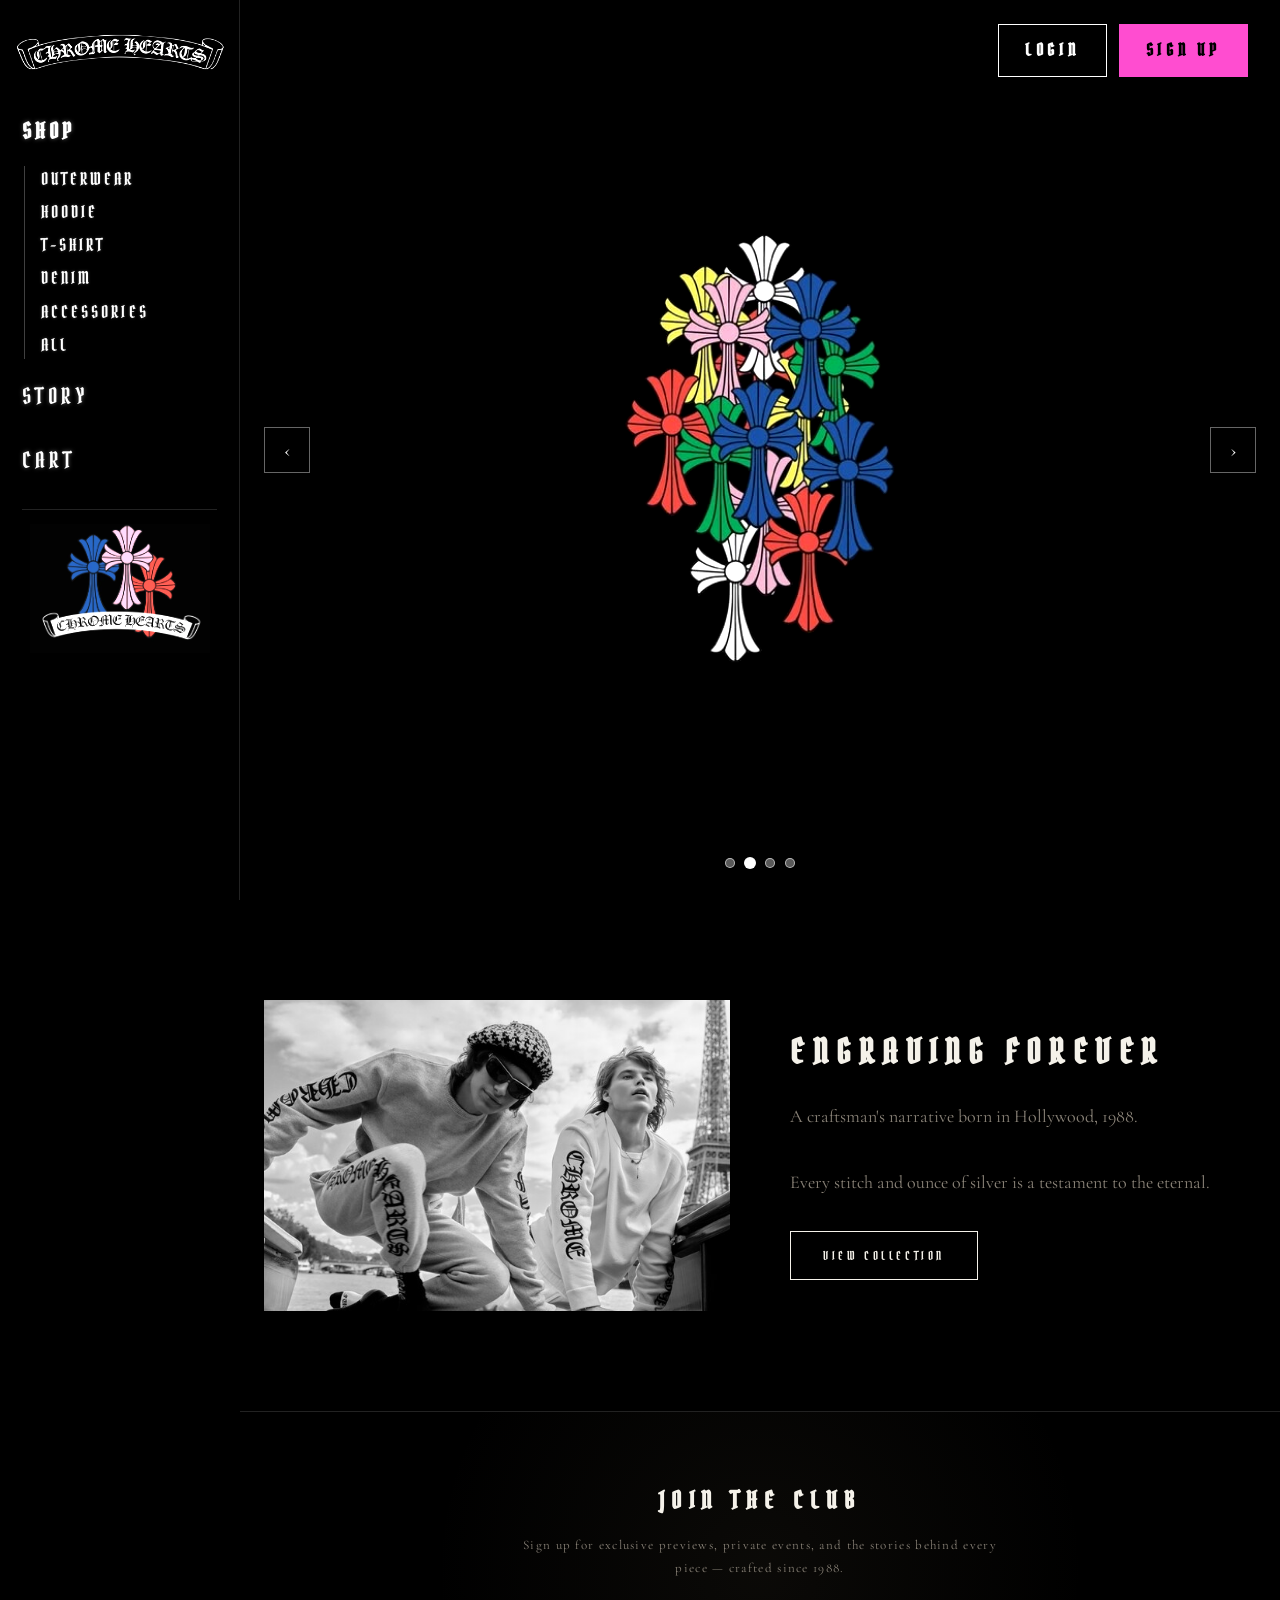
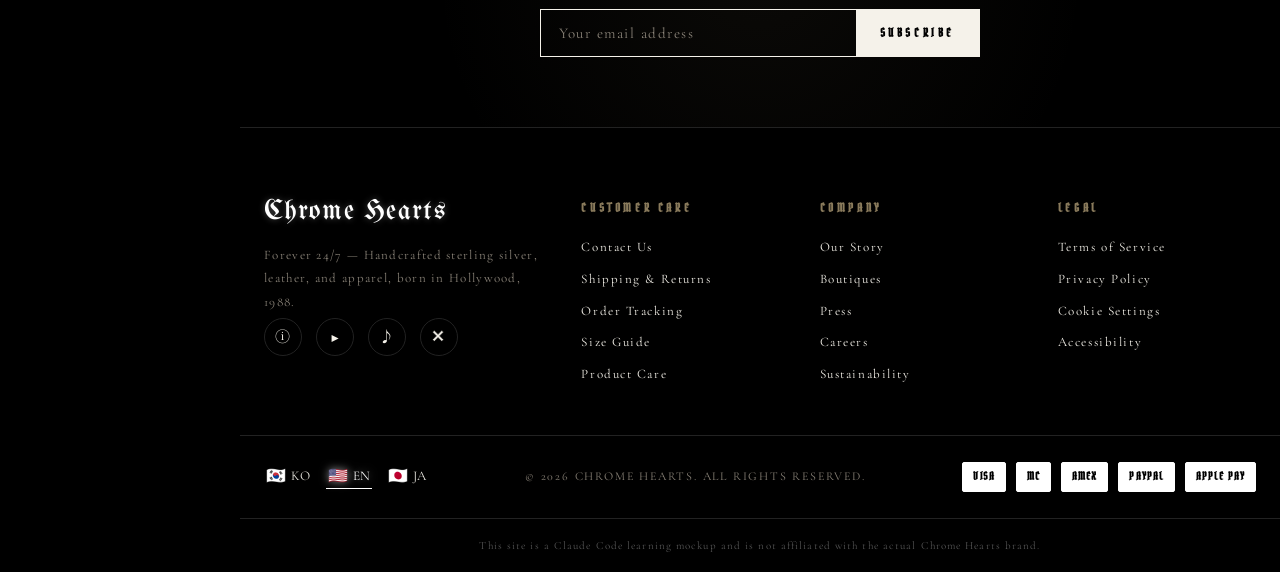
<file: index.html>
<!doctype html>
<html lang="ko">
<head>
  <meta charset="utf-8" />
  <meta name="viewport" content="width=device-width, initial-scale=1" />
  <title>Chrome Hearts — Mockup</title>
  <!-- 공통 CSS: 컬러·폰트·헤더·푸터 -->
  <link rel="stylesheet" href="css/common.css" />
  <!-- 메인 페이지 전용 CSS -->
  <link rel="stylesheet" href="css/home.css" />
</head>
<body>

<!-- 모바일 전용 탑바: 햄버거(좌) + 로고(중앙) + 카트(우).
     PC 에서는 CSS 로 숨김. 햄버거 클릭 시 .sidebar 가 왼쪽에서 슬라이드로 열림. -->
<header class="mobile-topbar">
  <button class="menu-toggle" aria-label="menu">
    <span></span><span></span><span></span>
  </button>
  <a href="index.html" class="mobile-logo"><img src="assets/logo.png" alt="Chrome Hearts" /></a>
  <a href="cart.html" class="mobile-cart" aria-label="cart">
    <img src="assets/cart-logo.png" alt="cart" />
    <span class="cart-badge" data-count="0">0</span>
  </a>
</header>

<!-- 드로어 배경 (모바일에서 사이드바가 열렸을 때 뒤를 어둡게 덮음; 클릭하면 닫힘) -->
<div class="sidebar-backdrop"></div>

<!-- 좌측 세로 사이드바: PC 에선 항상 보이고, 모바일에선 햄버거로 토글되는 드로어 -->
<aside class="sidebar">
  <a href="index.html" class="logo" aria-label="Chrome Hearts">
    <img src="assets/logo.png" alt="Chrome Hearts" />
  </a>

  <nav class="nav">
    <!-- 사이드바 네비는 언어 토글과 무관하게 항상 영어 고정 (data-i18n 미부착) -->
    <div class="nav-group">
      <a href="shop.html" class="nav-group__title">SHOP</a>
      <div class="nav-group__sub">
        <a href="shop.html?cat=outer">Outerwear</a>
        <a href="shop.html?cat=hoodie">Hoodie</a>
        <a href="shop.html?cat=tshirt">T-Shirt</a>
        <a href="shop.html?cat=denim">Denim</a>
        <a href="shop.html?cat=accessory">Accessories</a>
        <a href="shop.html?cat=all">All</a>
      </div>
    </div>
    <a href="index.html#story">Story</a>
    <a href="cart.html">Cart</a>
  </nav>

  <!-- 하단: 언어 토글 + 장바구니 뱃지 링크 -->
  <div class="sidebar-tools">
    <div class="lang-switch">
      <button data-lang="ko"><span class="flag">🇰🇷</span>KO</button>
      <button data-lang="en"><span class="flag">🇺🇸</span>EN</button>
      <button data-lang="ja"><span class="flag">🇯🇵</span>JA</button>
    </div>
    <a href="cart.html" class="cart-link" aria-label="cart">
      <span class="cart-icon">🛒</span>
      <span class="cart-label">Cart</span>
      <span class="cart-badge" data-count="0">0</span>
    </a>
  </div>
</aside>

<!-- ================================================================
     히어로 슬라이더: 풀스크린 이미지 6장을 페이드로 자동 전환
     - 좌우 화살표로 즉시 이동, 하단 도트로 현재 위치 표시/이동
     - 슬라이드 div 들은 모두 겹쳐 있고 .is-active 만 보이도록 opacity 전환
================================================================ -->
<!-- 메인 우측 상단 계정 버튼: 로그인(화이트 아웃라인) / 회원가입(핑크 필) 각기 다른 색상 포인트 -->
<div class="auth-btns">
  <a href="#" class="auth-btn auth-btn--login">Login</a>
  <a href="#" class="auth-btn auth-btn--signup">Sign Up</a>
</div>

<section class="hero" id="hero">
  <div class="hero__slides" id="heroSlides">
    <!-- 각 이미지는 620x620 고정 박스 안에 contain 되어 크기 일정하게 표시됨 -->
    <div class="hero__slide is-active"><img src="assets/hero/1.jpg" alt="" /></div>
    <div class="hero__slide"><img src="assets/hero/3.jpg" alt="" /></div>
    <div class="hero__slide"><img src="assets/hero/2.jpeg" alt="" /></div>
    <div class="hero__slide"><img src="assets/hero/4.jpg" alt="" /></div>
  </div>

  <button class="hero__nav prev" id="heroPrev" aria-label="prev">‹</button>
  <button class="hero__nav next" id="heroNext" aria-label="next">›</button>
  <div class="hero__dots" id="heroDots"></div>
</section>

<!-- 카테고리·신상품 섹션은 요청에 따라 메인에서 숨김 (shop.html 에서 접근) -->

<!-- ================================================================
     브랜드 스토리 섹션
================================================================ -->
<!-- 브랜드 스토리: 왼쪽 이미지(브랜드 룩북), 오른쪽은 검정 배경 + 카피
     섹션 전체 배경을 완전 검정(#000)으로 해서 히어로와 이질감 없이 이어지도록 -->
<section class="section story-section" id="story">
  <div class="container">
    <div class="story reveal">
      <!-- 좌측 이미지를 2장 슬라이드(페이드)로 순환 -->
      <div class="story__img" id="storySlides">
        <img src="assets/story.jpg" alt="brand story" class="is-active" />
        <img src="assets/story2.webp" alt="brand story" />
      </div>
      <div class="story__text">
        <h3 class="story__title" data-i18n="home.story_title">Engraving Forever</h3>
        <!-- 본문을 두 줄(두 문단)로 분리 — 문장 경계에서 자연스럽게 끊어 가독성 향상 -->
        <p class="story__body" data-i18n="home.story_body_1">A craftsman's narrative born in Hollywood, 1988.</p>
        <p class="story__body" data-i18n="home.story_body_2">Every stitch and ounce of silver is a testament to the eternal.</p>
        <a class="btn" href="shop.html" data-i18n="hero.cta">View Collection</a>
      </div>
    </div>
  </div>
</section>

<!-- ================================================================
     공통 푸터
================================================================ -->
<!-- ================================================================
     풋터: 럭셔리 브랜드 풀 풋터 구조
     - Newsletter → 4단 정보 → Bottom bar → Disclaimer
     - 실제 쇼핑몰 감성을 내되 학습용 고지는 마지막에 유지
================================================================ -->
<footer class="site-footer">
  <!-- 뉴스레터 가입 -->
  <div class="footer-newsletter">
    <h3>Join the Club</h3>
    <p>Sign up for exclusive previews, private events, and the stories behind every piece — crafted since 1988.</p>
    <form onsubmit="event.preventDefault(); this.querySelector('input').value=''; this.querySelector('button').textContent='✓ Subscribed';">
      <input type="email" placeholder="Your email address" required />
      <button type="submit">Subscribe</button>
    </form>
  </div>

  <!-- 메인 4단: 브랜드 · 고객 지원 · 회사 · 팔로우 -->
  <div class="footer-main">
    <div class="footer-col footer-brand">
      <div class="footer-brand__logo">Chrome Hearts</div>
      <p class="footer-brand__tag">
        Forever 24/7 — Handcrafted sterling silver, leather, and apparel, born in Hollywood, 1988.
      </p>
      <div class="footer-social" aria-label="social">
        <a href="#" aria-label="Instagram" title="Instagram">ⓘ</a>
        <a href="#" aria-label="YouTube" title="YouTube">▶</a>
        <a href="#" aria-label="TikTok" title="TikTok">♪</a>
        <a href="#" aria-label="X" title="X">✕</a>
      </div>
    </div>

    <div class="footer-col">
      <h4>Customer Care</h4>
      <ul>
        <li><a href="#">Contact Us</a></li>
        <li><a href="#">Shipping &amp; Returns</a></li>
        <li><a href="#">Order Tracking</a></li>
        <li><a href="#">Size Guide</a></li>
        <li><a href="#">Product Care</a></li>
      </ul>
    </div>

    <div class="footer-col">
      <h4>Company</h4>
      <ul>
        <li><a href="index.html#story">Our Story</a></li>
        <li><a href="#">Boutiques</a></li>
        <li><a href="#">Press</a></li>
        <li><a href="#">Careers</a></li>
        <li><a href="#">Sustainability</a></li>
      </ul>
    </div>

    <div class="footer-col">
      <h4>Legal</h4>
      <ul>
        <li><a href="#">Terms of Service</a></li>
        <li><a href="#">Privacy Policy</a></li>
        <li><a href="#">Cookie Settings</a></li>
        <li><a href="#">Accessibility</a></li>
      </ul>
    </div>
  </div>

  <!-- 하단 바: 저작권 · 결제수단 · 지역 -->
  <div class="footer-bottom">
    <!-- 모바일 전용 언어 토글 (PC 에서는 CSS 로 숨김) -->
    <div class="lang-switch lang-switch--footer">
      <button data-lang="ko"><span class="flag">🇰🇷</span>KO</button>
      <button data-lang="en"><span class="flag">🇺🇸</span>EN</button>
      <button data-lang="ja"><span class="flag">🇯🇵</span>JA</button>
    </div>
    <div>© 2026 CHROME HEARTS. ALL RIGHTS RESERVED.</div>
    <div class="footer-bottom__payments" aria-label="payments">
      <span>VISA</span>
      <span>MC</span>
      <span>AMEX</span>
      <span>PAYPAL</span>
      <span>APPLE&nbsp;PAY</span>
    </div>
  </div>

  <!-- 학습용 고지 (맨 아래 작은 줄) -->
  <div class="footer-disclaimer" data-i18n="footer.disclaimer">This site is a Claude Code learning mockup and is not affiliated with the actual Chrome Hearts brand.</div>
</footer>

<!-- ================================================================
     스크립트
     - 순서 주의: i18n → products → cart → main
     - 신상품 렌더링은 페이지 하단에서 직접 처리
================================================================ -->
<script src="js/i18n.js"></script>
<script src="js/products.js"></script>
<script src="js/cart.js"></script>
<script src="js/main.js"></script>
<script>
  /* 히어로 슬라이더: 이미지 .is-active 클래스 토글 + 자동 4.5초 전환 */
  (function initHeroSlider() {
    const slides = document.querySelectorAll('#heroSlides .hero__slide');
    const dotsBox = document.getElementById('heroDots');
    const prevBtn = document.getElementById('heroPrev');
    const nextBtn = document.getElementById('heroNext');
    if (slides.length <= 1) return;

    let idx = 0;
    const AUTO_MS = 3300;  /* 자동 전환 간격을 살짝 더 빠르게 */
    let timer = null;

    slides.forEach((_, i) => {
      const b = document.createElement('button');
      if (i === 0) b.classList.add('is-active');
      b.addEventListener('click', () => go(i));
      dotsBox.appendChild(b);
    });
    const dots = dotsBox.querySelectorAll('button');

    function go(next) {
      idx = (next + slides.length) % slides.length;
      slides.forEach((s, i) => s.classList.toggle('is-active', i === idx));
      dots.forEach((d, i) => d.classList.toggle('is-active', i === idx));
      resetTimer();
    }
    function resetTimer() {
      clearInterval(timer);
      timer = setInterval(() => go(idx + 1), AUTO_MS);
    }

    prevBtn.addEventListener('click', () => go(idx - 1));
    nextBtn.addEventListener('click', () => go(idx + 1));
    resetTimer();
  })();

  /* 브랜드 스토리 이미지 슬라이더: 4초마다 is-active 교체 */
  (function initStorySlider() {
    const imgs = document.querySelectorAll('#storySlides img');
    if (imgs.length <= 1) return;
    let i = 0;
    setInterval(() => {
      imgs[i].classList.remove('is-active');
      i = (i + 1) % imgs.length;
      imgs[i].classList.add('is-active');
    }, 4000);
  })();
</script>

</body>
</html>
</file>
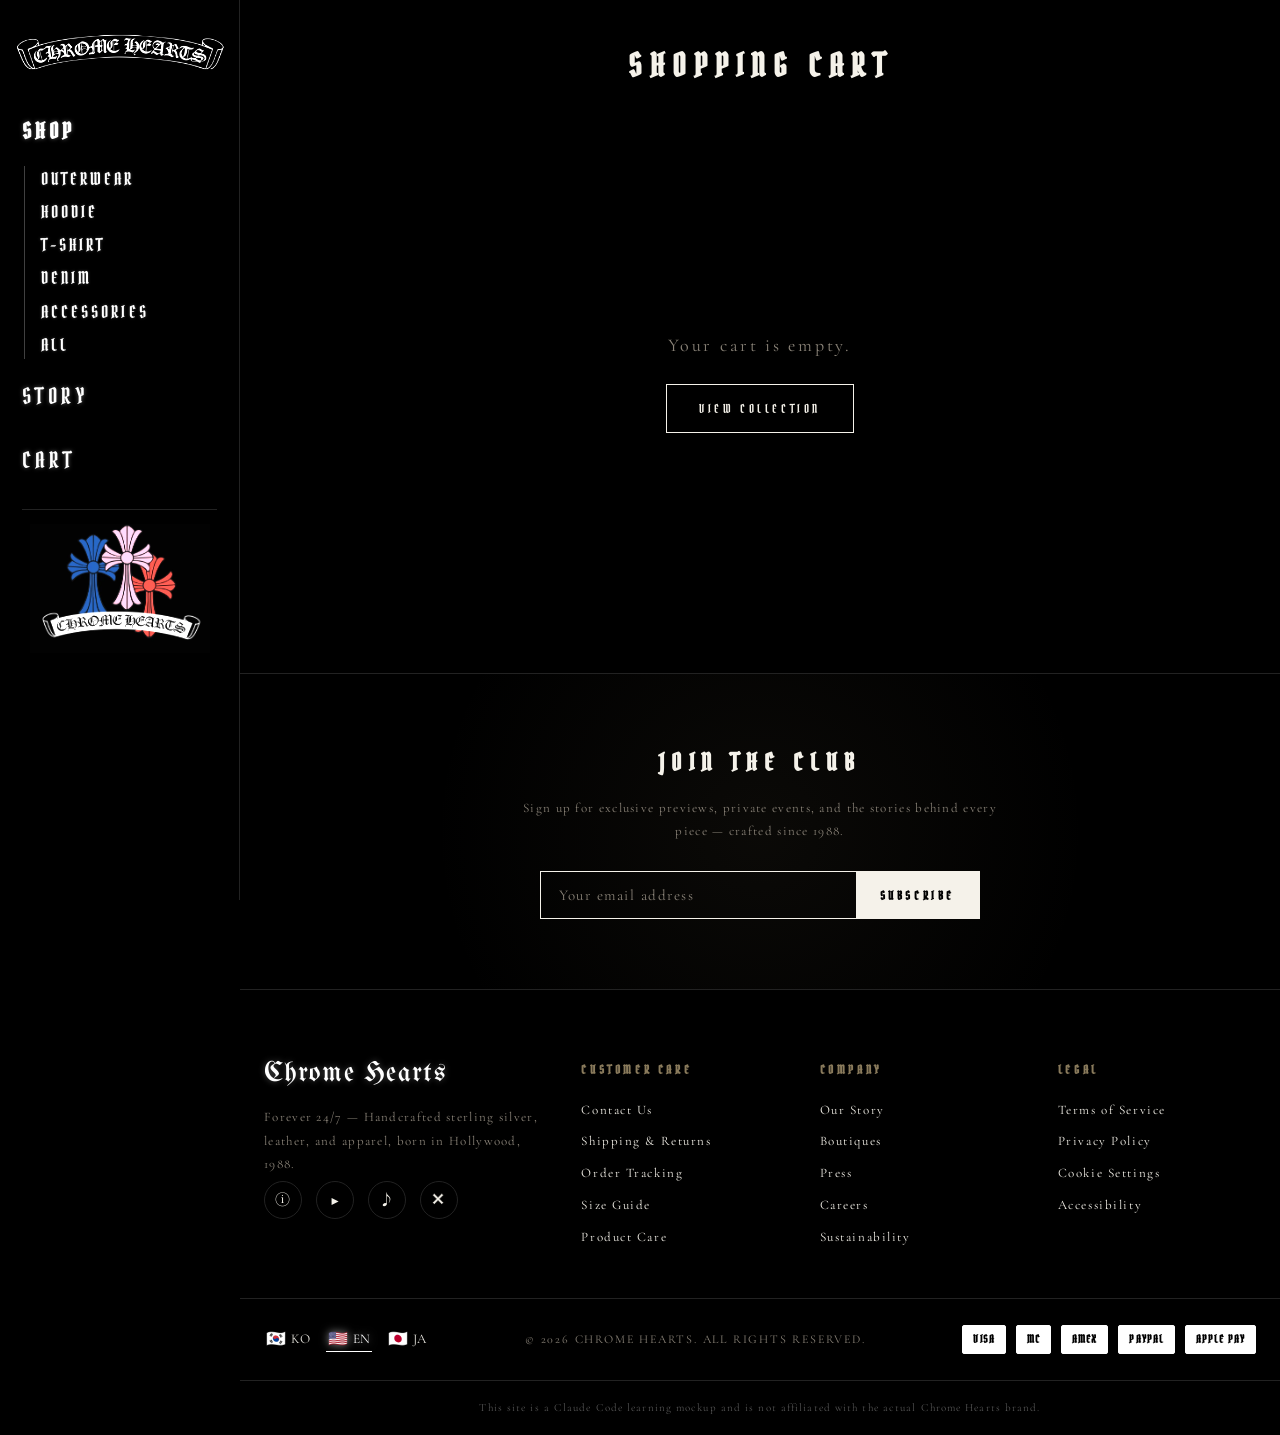
<file: cart.html>
<!doctype html>
<html lang="ko">
<head>
  <meta charset="utf-8" />
  <meta name="viewport" content="width=device-width, initial-scale=1" />
  <title>Cart — Chrome Hearts Mockup</title>
  <link rel="stylesheet" href="css/common.css" />
  <link rel="stylesheet" href="css/product.css" />  <!-- qty-ctrl 스타일 재사용 -->
  <link rel="stylesheet" href="css/cart.css" />
</head>
<body>

<header class="mobile-topbar">
  <button class="menu-toggle" aria-label="menu"><span></span><span></span><span></span></button>
  <a href="index.html" class="mobile-logo"><img src="assets/logo.png" alt="Chrome Hearts" /></a>
  <a href="cart.html" class="mobile-cart" aria-label="cart">
    <img src="assets/cart-logo.png" alt="cart" />
    <span class="cart-badge" data-count="0">0</span>
  </a>
</header>
<div class="sidebar-backdrop"></div>

<aside class="sidebar">
  <a href="index.html" class="logo" aria-label="Chrome Hearts">
    <img src="assets/logo.png" alt="Chrome Hearts" />
  </a>
  <nav class="nav">
    <div class="nav-group">
      <a href="shop.html" class="nav-group__title">SHOP</a>
      <div class="nav-group__sub">
        <a href="shop.html?cat=outer">Outerwear</a>
        <a href="shop.html?cat=hoodie">Hoodie</a>
        <a href="shop.html?cat=tshirt">T-Shirt</a>
        <a href="shop.html?cat=denim">Denim</a>
        <a href="shop.html?cat=accessory">Accessories</a>
        <a href="shop.html?cat=all">All</a>
      </div>
    </div>
    <a href="index.html#story">Story</a>
    <a href="cart.html">Cart</a>
  </nav>
  <div class="sidebar-tools">
    <div class="lang-switch">
      <button data-lang="ko"><span class="flag">🇰🇷</span>KO</button>
      <button data-lang="en"><span class="flag">🇺🇸</span>EN</button>
      <button data-lang="ja"><span class="flag">🇯🇵</span>JA</button>
    </div>
    <a href="cart.html" class="cart-link" aria-label="cart">
      <span class="cart-icon">🛒</span>
      <span class="cart-label">Cart</span>
      <span class="cart-badge" data-count="0">0</span>
    </a>
  </div>
</aside>

<main class="container">
  <h1 class="section-title" style="margin-top:40px;" data-i18n="cart.title">Shopping Cart</h1>
  <div class="cart-wrap" id="cartWrap"></div>
</main>

<footer class="site-footer">
  <div class="footer-newsletter">
    <h3>Join the Club</h3>
    <p>Sign up for exclusive previews, private events, and the stories behind every piece — crafted since 1988.</p>
    <form onsubmit="event.preventDefault(); this.querySelector('input').value=''; this.querySelector('button').textContent='✓ Subscribed';">
      <input type="email" placeholder="Your email address" required />
      <button type="submit">Subscribe</button>
    </form>
  </div>
  <div class="footer-main">
    <div class="footer-col footer-brand">
      <div class="footer-brand__logo">Chrome Hearts</div>
      <p class="footer-brand__tag">Forever 24/7 — Handcrafted sterling silver, leather, and apparel, born in Hollywood, 1988.</p>
      <div class="footer-social" aria-label="social">
        <a href="#" title="Instagram">ⓘ</a><a href="#" title="YouTube">▶</a><a href="#" title="TikTok">♪</a><a href="#" title="X">✕</a>
      </div>
    </div>
    <div class="footer-col"><h4>Customer Care</h4><ul>
      <li><a href="#">Contact Us</a></li><li><a href="#">Shipping &amp; Returns</a></li>
      <li><a href="#">Order Tracking</a></li><li><a href="#">Size Guide</a></li><li><a href="#">Product Care</a></li>
    </ul></div>
    <div class="footer-col"><h4>Company</h4><ul>
      <li><a href="index.html#story">Our Story</a></li><li><a href="#">Boutiques</a></li>
      <li><a href="#">Press</a></li><li><a href="#">Careers</a></li><li><a href="#">Sustainability</a></li>
    </ul></div>
    <div class="footer-col"><h4>Legal</h4><ul>
      <li><a href="#">Terms of Service</a></li><li><a href="#">Privacy Policy</a></li>
      <li><a href="#">Cookie Settings</a></li><li><a href="#">Accessibility</a></li>
    </ul></div>
  </div>
  <div class="footer-bottom">
    <div class="lang-switch lang-switch--footer">
      <button data-lang="ko"><span class="flag">🇰🇷</span>KO</button>
      <button data-lang="en"><span class="flag">🇺🇸</span>EN</button>
      <button data-lang="ja"><span class="flag">🇯🇵</span>JA</button>
    </div>
    <div>© 2026 CHROME HEARTS. ALL RIGHTS RESERVED.</div>
    <div class="footer-bottom__payments"><span>VISA</span><span>MC</span><span>AMEX</span><span>PAYPAL</span><span>APPLE&nbsp;PAY</span></div>
  </div>
  <div class="footer-disclaimer" data-i18n="footer.disclaimer">This site is a Claude Code learning mockup and is not affiliated with the actual Chrome Hearts brand.</div>
</footer>

<script src="js/i18n.js"></script>
<script src="js/products.js"></script>
<script src="js/cart.js"></script>
<script src="js/main.js"></script>
<script>
  /* ============================================================
     cart 페이지
     - CH_CART 상태를 읽어 리스트/합계를 그린다.
     - 수량 변경 / 삭제 시 다시 그려 뱃지·합계 동기화
     - "결제하기" 는 실제 기능 없음 → 모달로 데모 안내
  ============================================================ */

  // 가격 포맷 헬퍼 재사용
  const fmt = window.CH_PRODUCTS.formatPrice;

  function render() {
    const wrap = document.getElementById('cartWrap');
    const items = window.CH_CART.getItems();

    if (items.length === 0) {
      // 빈 장바구니 UI
      wrap.innerHTML = `
        <div class="cart-empty">
          <p data-i18n="cart.empty">Your cart is empty.</p>
          <a href="shop.html" class="btn" style="margin-top:24px;" data-i18n="hero.cta">View Collection</a>
        </div>`;
      if (window.CH_I18N) window.CH_I18N.applyLang(window.CH_I18N.lang);
      return;
    }

    const subtotal = window.CH_CART.getTotal();

    wrap.innerHTML = `
      <div class="cart-list">
        ${items.map((it) => `
          <div class="cart-item" data-id="${it.id}" data-size="${it.size || ''}">
            <div class="cart-item__img"><img src="${it.image}" alt="" /></div>
            <div>
              <div class="cart-item__name">${it.name}</div>
              <div class="cart-item__meta">
                <span data-i18n="product.size">Size</span>: ${it.size || 'FREE'}
              </div>
            </div>
            <div class="qty-ctrl">
              <button data-act="minus">−</button>
              <span>${it.qty}</span>
              <button data-act="plus">+</button>
            </div>
            <div class="cart-item__price">${fmt(it.price * it.qty)}</div>
            <button class="cart-item__remove" data-act="remove" data-i18n="cart.remove">Remove</button>
          </div>
        `).join('')}
      </div>

      <aside class="cart-summary">
        <h2 data-i18n="cart.title">Shopping Cart</h2>
        <div class="cart-summary__row">
          <span data-i18n="cart.subtotal">Subtotal</span>
          <span>${fmt(subtotal)}</span>
        </div>
        <div class="cart-summary__row">
          <span data-i18n="cart.shipping">Shipping</span>
          <span data-i18n="cart.shipping_free">Free</span>
        </div>
        <div class="cart-summary__row total">
          <span data-i18n="cart.total">Total</span>
          <span>${fmt(subtotal)}</span>
        </div>
        <button class="btn btn--accent" id="checkoutBtn" data-i18n="cart.checkout">Checkout</button>
      </aside>
    `;

    bindEvents();
    if (window.CH_I18N) window.CH_I18N.applyLang(window.CH_I18N.lang);
  }

  function bindEvents() {
    // 수량 증감 + 삭제
    document.querySelectorAll('.cart-item').forEach((row) => {
      const id = Number(row.dataset.id);
      const size = row.dataset.size || '';
      row.querySelectorAll('button').forEach((b) => {
        b.addEventListener('click', () => {
          const act = b.dataset.act;
          const current = window.CH_CART.getItems().find((x) => x.id === id && (x.size || '') === size);
          if (!current) return;
          if (act === 'plus')   window.CH_CART.updateQty(id, size, current.qty + 1);
          if (act === 'minus')  window.CH_CART.updateQty(id, size, current.qty - 1);
          if (act === 'remove') window.CH_CART.remove(id, size);
        });
      });
    });

    // 결제 → 데모 모달
    const btn = document.getElementById('checkoutBtn');
    if (btn) btn.addEventListener('click', openDemoModal);
  }

  function openDemoModal() {
    const dict = (window.CH_I18N && window.CH_I18N.t) ? window.CH_I18N.t : () => '';
    const msg = dict('cart.demo_notice') || 'This is a demo site.';
    const close = dict('nav.home') || 'Close';
    const box = document.createElement('div');
    box.className = 'modal-backdrop';
    box.innerHTML = `
      <div class="modal-box">
        <h3>DEMO</h3>
        <p>${msg}</p>
        <button class="btn">OK</button>
      </div>`;
    box.addEventListener('click', (e) => {
      if (e.target === box || e.target.tagName === 'BUTTON') box.remove();
    });
    document.body.appendChild(box);
  }

  // 장바구니 상태 변화 이벤트에 반응 (cart.js 가 발행)
  document.addEventListener('cart:changed', render);
  document.addEventListener('i18n:changed', render);
  document.addEventListener('DOMContentLoaded', render);
</script>
</body>
</html>
</file>
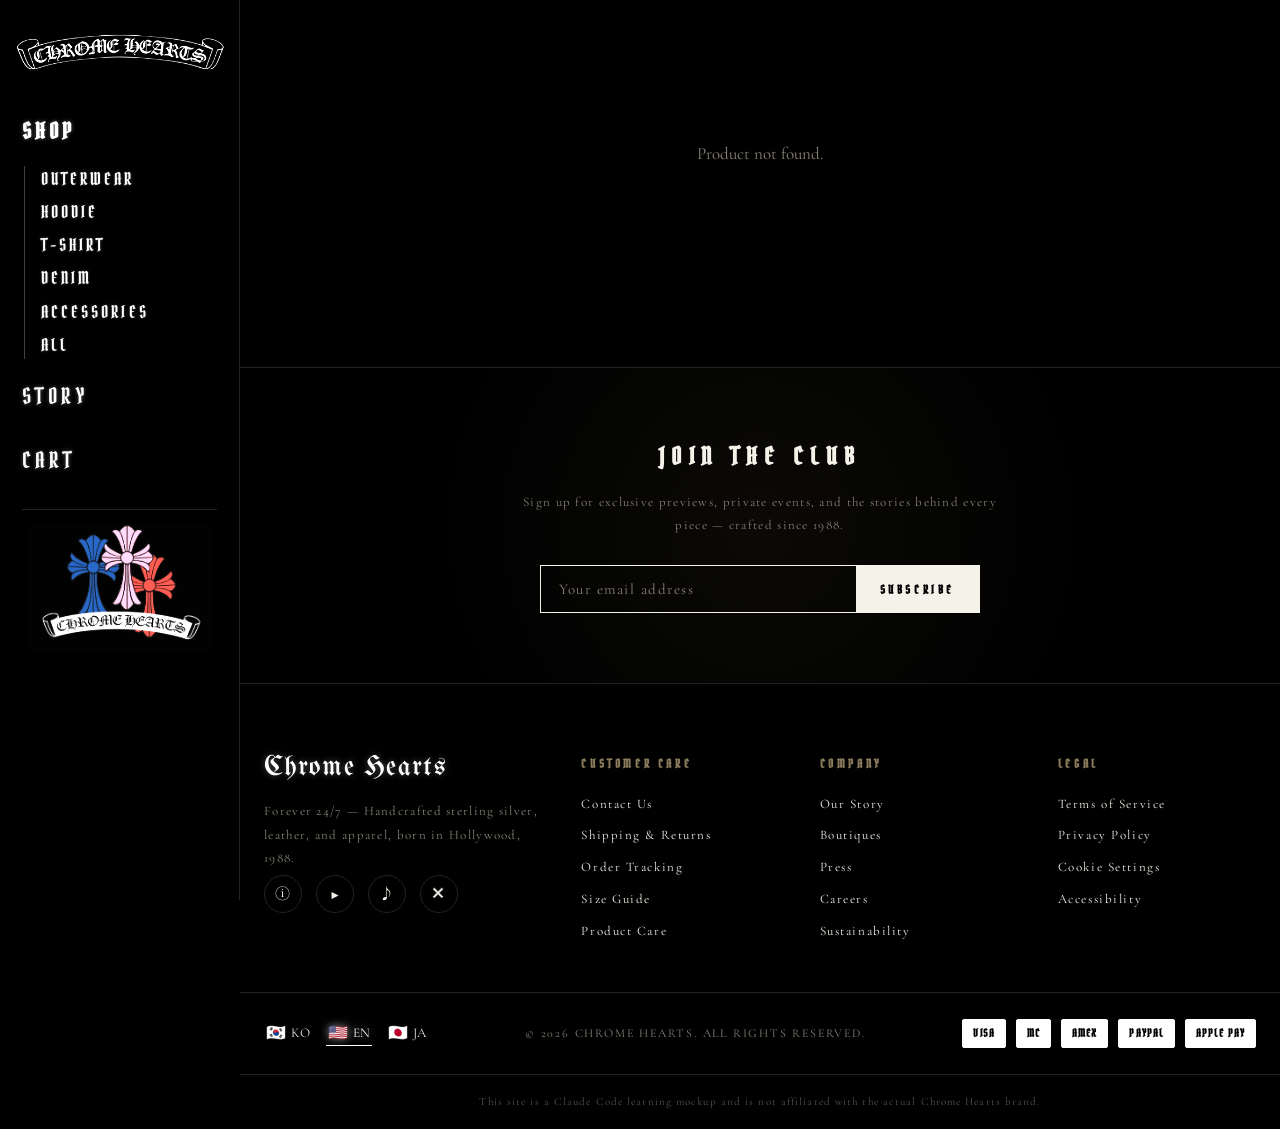
<file: product.html>
<!doctype html>
<html lang="ko">
<head>
  <meta charset="utf-8" />
  <meta name="viewport" content="width=device-width, initial-scale=1" />
  <title>Product — Chrome Hearts Mockup</title>
  <link rel="stylesheet" href="css/common.css" />
  <link rel="stylesheet" href="css/product.css" />
</head>
<body>

<header class="mobile-topbar">
  <button class="menu-toggle" aria-label="menu"><span></span><span></span><span></span></button>
  <a href="index.html" class="mobile-logo"><img src="assets/logo.png" alt="Chrome Hearts" /></a>
  <a href="cart.html" class="mobile-cart" aria-label="cart">
    <img src="assets/cart-logo.png" alt="cart" />
    <span class="cart-badge" data-count="0">0</span>
  </a>
</header>
<div class="sidebar-backdrop"></div>

<aside class="sidebar">
  <a href="index.html" class="logo" aria-label="Chrome Hearts">
    <img src="assets/logo.png" alt="Chrome Hearts" />
  </a>
  <nav class="nav">
    <div class="nav-group">
      <a href="shop.html" class="nav-group__title">SHOP</a>
      <div class="nav-group__sub">
        <a href="shop.html?cat=outer">Outerwear</a>
        <a href="shop.html?cat=hoodie">Hoodie</a>
        <a href="shop.html?cat=tshirt">T-Shirt</a>
        <a href="shop.html?cat=denim">Denim</a>
        <a href="shop.html?cat=accessory">Accessories</a>
        <a href="shop.html?cat=all">All</a>
      </div>
    </div>
    <a href="index.html#story">Story</a>
    <a href="cart.html">Cart</a>
  </nav>
  <div class="sidebar-tools">
    <div class="lang-switch">
      <button data-lang="ko"><span class="flag">🇰🇷</span>KO</button>
      <button data-lang="en"><span class="flag">🇺🇸</span>EN</button>
      <button data-lang="ja"><span class="flag">🇯🇵</span>JA</button>
    </div>
    <a href="cart.html" class="cart-link" aria-label="cart">
      <span class="cart-icon">🛒</span>
      <span class="cart-label">Cart</span>
      <span class="cart-badge" data-count="0">0</span>
    </a>
  </div>
</aside>

<main class="container">
  <div class="prod-wrap" id="prodWrap">
    <!-- JS 로 렌더링됨. 잘못된 id 로 접근하면 안내 문구 표시 -->
  </div>
</main>

<footer class="site-footer">
  <div class="footer-newsletter">
    <h3>Join the Club</h3>
    <p>Sign up for exclusive previews, private events, and the stories behind every piece — crafted since 1988.</p>
    <form onsubmit="event.preventDefault(); this.querySelector('input').value=''; this.querySelector('button').textContent='✓ Subscribed';">
      <input type="email" placeholder="Your email address" required />
      <button type="submit">Subscribe</button>
    </form>
  </div>
  <div class="footer-main">
    <div class="footer-col footer-brand">
      <div class="footer-brand__logo">Chrome Hearts</div>
      <p class="footer-brand__tag">Forever 24/7 — Handcrafted sterling silver, leather, and apparel, born in Hollywood, 1988.</p>
      <div class="footer-social" aria-label="social">
        <a href="#" title="Instagram">ⓘ</a><a href="#" title="YouTube">▶</a><a href="#" title="TikTok">♪</a><a href="#" title="X">✕</a>
      </div>
    </div>
    <div class="footer-col"><h4>Customer Care</h4><ul>
      <li><a href="#">Contact Us</a></li><li><a href="#">Shipping &amp; Returns</a></li>
      <li><a href="#">Order Tracking</a></li><li><a href="#">Size Guide</a></li><li><a href="#">Product Care</a></li>
    </ul></div>
    <div class="footer-col"><h4>Company</h4><ul>
      <li><a href="index.html#story">Our Story</a></li><li><a href="#">Boutiques</a></li>
      <li><a href="#">Press</a></li><li><a href="#">Careers</a></li><li><a href="#">Sustainability</a></li>
    </ul></div>
    <div class="footer-col"><h4>Legal</h4><ul>
      <li><a href="#">Terms of Service</a></li><li><a href="#">Privacy Policy</a></li>
      <li><a href="#">Cookie Settings</a></li><li><a href="#">Accessibility</a></li>
    </ul></div>
  </div>
  <div class="footer-bottom">
    <div class="lang-switch lang-switch--footer">
      <button data-lang="ko"><span class="flag">🇰🇷</span>KO</button>
      <button data-lang="en"><span class="flag">🇺🇸</span>EN</button>
      <button data-lang="ja"><span class="flag">🇯🇵</span>JA</button>
    </div>
    <div>© 2026 CHROME HEARTS. ALL RIGHTS RESERVED.</div>
    <div class="footer-bottom__payments"><span>VISA</span><span>MC</span><span>AMEX</span><span>PAYPAL</span><span>APPLE&nbsp;PAY</span></div>
  </div>
  <div class="footer-disclaimer" data-i18n="footer.disclaimer">This site is a Claude Code learning mockup and is not affiliated with the actual Chrome Hearts brand.</div>
</footer>

<script src="js/i18n.js"></script>
<script src="js/products.js"></script>
<script src="js/cart.js"></script>
<script src="js/main.js"></script>
<script>
  /* ============================================================
     product 페이지: URL ?id= 로 상품을 찾고 상세를 그린다.
     - 이미지 갤러리(메인 + 썸네일 클릭 시 교체)
     - 사이즈 선택 (미선택이면 담기 차단)
     - 수량 증감
     - "장바구니 담기" 클릭 → CH_CART.add 호출 + 작은 토스트
  ============================================================ */
  const id = new URLSearchParams(location.search).get('id');
  const product = window.CH_PRODUCTS.getProduct(id);

  const ui = {
    size: null,        // 선택된 사이즈 (없으면 null)
    qty: 1,            // 수량
    mainIdx: 0         // 현재 표시 중인 이미지 인덱스
  };

  function render() {
    const wrap = document.getElementById('prodWrap');
    if (!product) {
      wrap.innerHTML = '<p style="grid-column:1/-1;text-align:center;padding:80px 0;color:var(--fg-dim);">Product not found.</p>';
      return;
    }

    const name = window.CH_PRODUCTS.productName(product);
    const desc = window.CH_PRODUCTS.productDesc(product);
    const price = window.CH_PRODUCTS.formatPrice(product.price);

    wrap.innerHTML = `
      <div class="prod-gallery">
        <div class="prod-gallery__main">
          <img src="${product.images[0]}" alt="${name}" />
        </div>
      </div>

      <div class="prod-info">
        <h1 class="prod-info__name">${name}</h1>
        <div class="prod-info__price">${price}</div>

        <div class="prod-info__section">
          <span class="prod-info__label" data-i18n="product.size">Size</span>
          <div class="size-list">
            ${product.sizes.map((s) => `
              <button data-size="${s}" class="${ui.size === s ? 'active' : ''}">${s}</button>
            `).join('')}
          </div>
        </div>

        <div class="prod-info__section">
          <span class="prod-info__label" data-i18n="product.qty">Quantity</span>
          <div class="qty-ctrl">
            <button id="qtyMinus">−</button>
            <span id="qtyVal">${ui.qty}</span>
            <button id="qtyPlus">+</button>
          </div>
        </div>

        <button class="btn btn--accent" id="addBtn" data-i18n="product.add_to_cart" style="margin-top:10px;">
          Add to Cart
        </button>

        <div class="prod-info__desc">
          <h4 data-i18n="product.description_title">Description</h4>
          <p>${desc}</p>
        </div>
      </div>
    `;

    // i18n 이 이미 적용된 사전으로 동적 삽입된 요소도 갱신
    if (window.CH_I18N) window.CH_I18N.applyLang(window.CH_I18N.lang);
    bindEvents();
  }

  function bindEvents() {
    // 썸네일 클릭 → 메인 이미지 교체
    document.querySelectorAll('.prod-gallery__thumbs img').forEach((img) => {
      img.addEventListener('click', () => {
        ui.mainIdx = Number(img.dataset.idx);
        render();
      });
    });

    // 사이즈 선택
    document.querySelectorAll('.size-list button').forEach((b) => {
      b.addEventListener('click', () => {
        ui.size = b.dataset.size;
        document.querySelectorAll('.size-list button').forEach((x) => x.classList.toggle('active', x === b));
      });
    });

    // 수량 +/-
    const qtyVal = document.getElementById('qtyVal');
    document.getElementById('qtyMinus').addEventListener('click', () => {
      ui.qty = Math.max(1, ui.qty - 1);
      qtyVal.textContent = ui.qty;
    });
    document.getElementById('qtyPlus').addEventListener('click', () => {
      ui.qty = Math.min(99, ui.qty + 1);
      qtyVal.textContent = ui.qty;
    });

    // 장바구니 담기
    document.getElementById('addBtn').addEventListener('click', () => {
      // 악세사리(FREE) 같이 사이즈 하나뿐이면 자동 선택
      if (!ui.size) {
        if (product.sizes.length === 1) ui.size = product.sizes[0];
        else { alert('Please select a size.'); return; }
      }
      window.CH_CART.add({
        id: product.id,
        name: window.CH_PRODUCTS.productName(product),
        price: product.price,
        image: product.images[0],
        size: ui.size,
        qty: ui.qty
      });
      // 간단한 토스트
      toast('✓');
    });
  }

  // 화면 중앙에 살짝 떴다 사라지는 토스트
  function toast(msg) {
    const el = document.createElement('div');
    el.textContent = msg;
    el.style.cssText = `
      position:fixed; top:50%; left:50%; transform:translate(-50%,-50%);
      background:rgba(138,123,92,0.95); color:#000;
      padding:20px 40px; font-family:var(--font-display);
      letter-spacing:0.3em; font-size:22px; z-index:999;
      transition: opacity .6s; opacity:1;
    `;
    document.body.appendChild(el);
    setTimeout(() => { el.style.opacity = 0; }, 700);
    setTimeout(() => el.remove(), 1400);
  }

  document.addEventListener('DOMContentLoaded', render);
  document.addEventListener('i18n:changed', render);
</script>
</body>
</html>
</file>
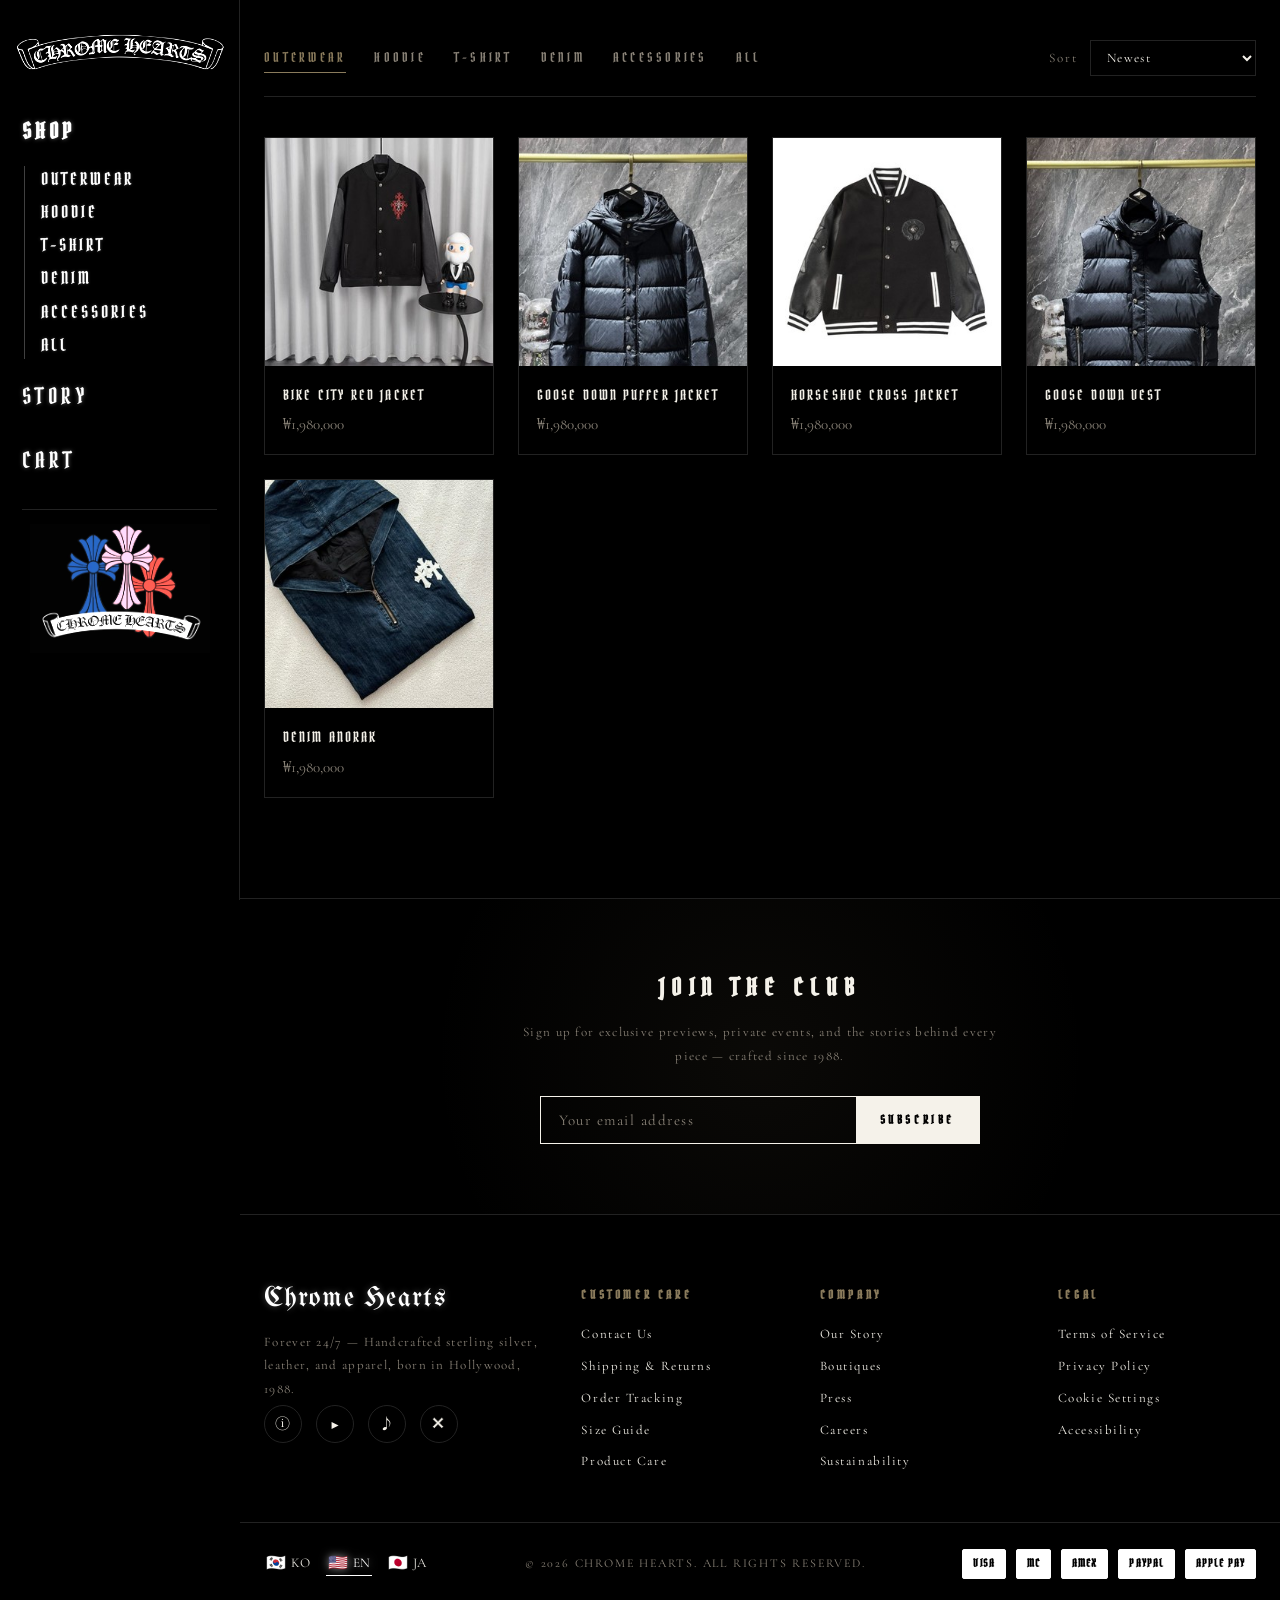
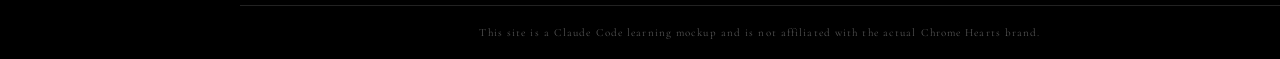
<file: shop.html>
<!doctype html>
<html lang="ko">
<head>
  <meta charset="utf-8" />
  <meta name="viewport" content="width=device-width, initial-scale=1" />
  <title>Shop — Chrome Hearts Mockup</title>
  <link rel="stylesheet" href="css/common.css" />
  <link rel="stylesheet" href="css/home.css" />   <!-- 상품 카드 스타일 재사용 -->
  <link rel="stylesheet" href="css/shop.css" />
</head>
<body>

<!-- 크롬하츠 크로스 이미지가 하늘에서 바닥까지 눈처럼 떨어지는 배경 레이어.
     개수를 10개로 줄여 과하지 않게 — 적당히 드문드문 떨어지는 느낌. -->
<div class="snowfall" aria-hidden="true">
  <span class="flake"></span><span class="flake"></span><span class="flake"></span>
  <span class="flake"></span><span class="flake"></span><span class="flake"></span>
  <span class="flake"></span><span class="flake"></span><span class="flake"></span>
  <span class="flake"></span>
</div>

<header class="mobile-topbar">
  <button class="menu-toggle" aria-label="menu"><span></span><span></span><span></span></button>
  <a href="index.html" class="mobile-logo"><img src="assets/logo.png" alt="Chrome Hearts" /></a>
  <a href="cart.html" class="mobile-cart" aria-label="cart">
    <img src="assets/cart-logo.png" alt="cart" />
    <span class="cart-badge" data-count="0">0</span>
  </a>
</header>
<div class="sidebar-backdrop"></div>

<aside class="sidebar">
  <a href="index.html" class="logo" aria-label="Chrome Hearts">
    <img src="assets/logo.png" alt="Chrome Hearts" />
  </a>
  <nav class="nav">
    <div class="nav-group">
      <a href="shop.html" class="nav-group__title">SHOP</a>
      <div class="nav-group__sub">
        <a href="shop.html?cat=outer">Outerwear</a>
        <a href="shop.html?cat=hoodie">Hoodie</a>
        <a href="shop.html?cat=tshirt">T-Shirt</a>
        <a href="shop.html?cat=denim">Denim</a>
        <a href="shop.html?cat=accessory">Accessories</a>
        <a href="shop.html?cat=all">All</a>
      </div>
    </div>
    <a href="index.html#story">Story</a>
    <a href="cart.html">Cart</a>
  </nav>
  <div class="sidebar-tools">
    <div class="lang-switch">
      <button data-lang="ko"><span class="flag">🇰🇷</span>KO</button>
      <button data-lang="en"><span class="flag">🇺🇸</span>EN</button>
      <button data-lang="ja"><span class="flag">🇯🇵</span>JA</button>
    </div>
    <a href="cart.html" class="cart-link" aria-label="cart">
      <span class="cart-icon">🛒</span>
      <span class="cart-label">Cart</span>
      <span class="cart-badge" data-count="0">0</span>
    </a>
  </div>
</aside>

<main class="container">
  <!-- 상단 타이틀 -->

  <!-- 필터 + 정렬 바 -->
  <div class="shop-head">
    <!-- 카테고리 필터: 주력 의류(아우터→후디→티셔츠→데님) 먼저, 그다음 악세사리, 마지막에 전체 -->
    <div class="cat-filter" id="catFilter">
      <button data-cat="outer" class="active" data-i18n="category.outer">Outerwear</button>
      <button data-cat="hoodie" data-i18n="category.hoodie">Hoodie</button>
      <button data-cat="tshirt" data-i18n="category.tshirt">T-Shirt</button>
      <button data-cat="denim" data-i18n="category.denim">Denim</button>
      <button data-cat="accessory" data-i18n="category.accessory">Accessories</button>
      <button data-cat="all" data-i18n="category.all">All</button>
    </div>

    <label class="sort-wrap">
      <span data-i18n="shop.sort">Sort</span>
      <select id="sortSel">
        <option value="new" data-i18n="shop.sort_new">Newest</option>
        <option value="asc" data-i18n="shop.sort_price_asc">Price: Low to High</option>
        <option value="desc" data-i18n="shop.sort_price_desc">Price: High to Low</option>
      </select>
    </label>
  </div>

  <!-- 상품 그리드 -->
  <div class="shop-grid reveal" id="shopGrid"></div>
</main>

<footer class="site-footer">
  <div class="footer-newsletter">
    <h3>Join the Club</h3>
    <p>Sign up for exclusive previews, private events, and the stories behind every piece — crafted since 1988.</p>
    <form onsubmit="event.preventDefault(); this.querySelector('input').value=''; this.querySelector('button').textContent='✓ Subscribed';">
      <input type="email" placeholder="Your email address" required />
      <button type="submit">Subscribe</button>
    </form>
  </div>
  <div class="footer-main">
    <div class="footer-col footer-brand">
      <div class="footer-brand__logo">Chrome Hearts</div>
      <p class="footer-brand__tag">Forever 24/7 — Handcrafted sterling silver, leather, and apparel, born in Hollywood, 1988.</p>
      <div class="footer-social" aria-label="social">
        <a href="#" title="Instagram">ⓘ</a><a href="#" title="YouTube">▶</a><a href="#" title="TikTok">♪</a><a href="#" title="X">✕</a>
      </div>
    </div>
    <div class="footer-col"><h4>Customer Care</h4><ul>
      <li><a href="#">Contact Us</a></li><li><a href="#">Shipping &amp; Returns</a></li>
      <li><a href="#">Order Tracking</a></li><li><a href="#">Size Guide</a></li><li><a href="#">Product Care</a></li>
    </ul></div>
    <div class="footer-col"><h4>Company</h4><ul>
      <li><a href="index.html#story">Our Story</a></li><li><a href="#">Boutiques</a></li>
      <li><a href="#">Press</a></li><li><a href="#">Careers</a></li><li><a href="#">Sustainability</a></li>
    </ul></div>
    <div class="footer-col"><h4>Legal</h4><ul>
      <li><a href="#">Terms of Service</a></li><li><a href="#">Privacy Policy</a></li>
      <li><a href="#">Cookie Settings</a></li><li><a href="#">Accessibility</a></li>
    </ul></div>
  </div>
  <div class="footer-bottom">
    <div class="lang-switch lang-switch--footer">
      <button data-lang="ko"><span class="flag">🇰🇷</span>KO</button>
      <button data-lang="en"><span class="flag">🇺🇸</span>EN</button>
      <button data-lang="ja"><span class="flag">🇯🇵</span>JA</button>
    </div>
    <div>© 2026 CHROME HEARTS. ALL RIGHTS RESERVED.</div>
    <div class="footer-bottom__payments"><span>VISA</span><span>MC</span><span>AMEX</span><span>PAYPAL</span><span>APPLE&nbsp;PAY</span></div>
  </div>
  <div class="footer-disclaimer" data-i18n="footer.disclaimer">This site is a Claude Code learning mockup and is not affiliated with the actual Chrome Hearts brand.</div>
</footer>

<script src="js/i18n.js"></script>
<script src="js/products.js"></script>
<script src="js/cart.js"></script>
<script src="js/main.js"></script>
<script>
  /* ============================================================
     shop 페이지 로직
     - 기본 카테고리는 "outer" (의류가 주력이므로 아우터부터 노출)
     - URL ?cat=hoodie 처럼 들어오면 해당 카테고리 선택 상태로 시작
     - 필터/정렬 변경 시 즉시 다시 그리기
     - 언어가 바뀌면 상품 이름도 다시 교체해야 하므로 i18n:changed 에도 반응
  ============================================================ */
  const state = {
    cat: new URLSearchParams(location.search).get('cat') || 'outer',
    sort: 'new'
  };

  function render() {
    const grid = document.getElementById('shopGrid');
    let items = window.CH_PRODUCTS.PRODUCTS.slice();

    // 1) 카테고리 필터 (all 이면 전체)
    if (state.cat !== 'all') items = items.filter((p) => p.category === state.cat);

    // 2) 정렬: 신상품순은 isNew 가 앞으로, 나머지는 id 내림차순 기준
    if (state.sort === 'asc') items.sort((a,b) => a.price - b.price);
    else if (state.sort === 'desc') items.sort((a,b) => b.price - a.price);
    else items.sort((a,b) => (b.isNew === true) - (a.isNew === true) || b.id - a.id);

    // 3) 버튼 active 표시 갱신
    document.querySelectorAll('#catFilter button').forEach((btn) => {
      btn.classList.toggle('active', btn.dataset.cat === state.cat);
    });

    // 4) DOM 렌더
    grid.innerHTML = items.map((p) => `
      <a class="prod-card" href="product.html?id=${p.id}">
        <div class="prod-card__img"><img src="${p.images[0]}" alt="" loading="lazy"/></div>
        <div class="prod-card__body">
          <div class="prod-card__name">${window.CH_PRODUCTS.productName(p)}</div>
          <div class="prod-card__price">${window.CH_PRODUCTS.formatPrice(p.price)}</div>
        </div>
      </a>
    `).join('');

    if (items.length === 0) {
      grid.innerHTML = '<p style="grid-column:1/-1;text-align:center;color:var(--fg-dim);padding:60px 0;">No items.</p>';
    }
  }

  // 필터 버튼 클릭
  document.getElementById('catFilter').addEventListener('click', (e) => {
    const btn = e.target.closest('button[data-cat]');
    if (!btn) return;
    state.cat = btn.dataset.cat;
    render();
  });

  // 정렬 변경
  document.getElementById('sortSel').addEventListener('change', (e) => {
    state.sort = e.target.value;
    render();
  });

  document.addEventListener('DOMContentLoaded', render);
  document.addEventListener('i18n:changed', render); // 언어 변경 시 이름 다시 그림
</script>
</body>
</html>
</file>
<file: css/common.css>
/* =========================================================
   common.css — 전체 페이지에서 공통으로 쓰는 스타일
   - 컬러/폰트 같은 "디자인 토큰"을 변수로 모아둬서
     나중에 한 곳만 바꾸면 사이트 전체 분위기가 바뀌도록 설계
   - 헤더/푸터/버튼 등 모든 페이지가 공유하는 UI를 담당
   ========================================================= */

/* ---------- 폰트 불러오기 (Google Fonts) ----------
   Cinzel: 크롬하츠 특유의 고딕 세리프 느낌의 영문 로고용
   Cormorant Garamond: 본문 영문. 고급스러운 세리프
   Noto Serif KR / JP: 한글·일본어 본문. 위 영문과 무게감이 어울림 */
/* 블랙레터(고딕) 폰트 추가:
   - UnifrakturMaguntia / Pirata One: 크롬하츠 로고 같은 중세 고딕 느낌
   - Cinzel / Cormorant Garamond: 보조 세리프 (네비·본문)
   - Noto Serif KR/JP: 한·일 본문 폴백 */
@import url('https://fonts.googleapis.com/css2?family=UnifrakturMaguntia&family=Pirata+One&family=Cinzel:wght@500;700&family=Cormorant+Garamond:wght@400;600&family=Noto+Serif+JP:wght@400;700&family=Noto+Serif+KR:wght@400;700&display=swap');

/* ---------- 디자인 토큰 (CSS 변수) ----------
   :root 는 문서 최상위. 여기 선언한 변수는 어디서나 var(--이름)으로 사용 가능 */
:root {
  /* 컬러: 크롬하츠의 어둡고 무게감 있는 럭셔리 톤 */
  --bg: #000;            /* 기본 배경: 완전한 검정 */
  --bg-soft: #0c0c0c;    /* 살짝 밝은 검정 (카드/섹션 구분용) */
  --fg: #f5f2ea;         /* 본문 텍스트: 아이보리 (완전 흰색은 너무 차가움) */
  --fg-dim: #8a8378;     /* 보조 텍스트: 빛바랜 금속톤 */
  --accent: #8a7b5c;     /* 포인트 컬러: 앤틱 골드. 버튼·강조선에 사용 */
  --line: #222;          /* 구분선: 거의 안 보이되 구조만 잡아줌 */

  /* 폰트 스택:
     --font-blackletter: 브랜드 상징 로고용 (크롬하츠 고딕 느낌)
     --font-display: 네비·섹션 타이틀 등 강조용 세리프
     --font-body: 본문 세리프 */
  --font-blackletter: 'UnifrakturMaguntia', 'Pirata One', 'Cinzel', serif;
  --font-display: 'Pirata One', 'Cinzel', 'Noto Serif KR', 'Noto Serif JP', serif;
  --font-body: 'Cormorant Garamond', 'Noto Serif KR', 'Noto Serif JP', serif;

  /* 레이아웃: 콘텐츠 최대 폭과 기본 여백 */
  --maxw: 1280px;
  --gutter: 24px;
}

/* ---------- 리셋 ----------
   브라우저마다 기본 여백/폰트가 달라서 초기화해두면 디자인이 일관됨 */
* { box-sizing: border-box; margin: 0; padding: 0; }

html, body {
  background: var(--bg);
  color: var(--fg);
  font-family: var(--font-body);
  font-size: 17px;         /* 본문 기준 크기. 세리프 폰트는 살짝 크게 해야 잘 읽힘 */
  line-height: 1.6;
  -webkit-font-smoothing: antialiased; /* 맥에서 글자 뭉개짐 방지 */
}

a { color: inherit; text-decoration: none; }
img { max-width: 100%; display: block; }
button { font-family: inherit; cursor: pointer; background: none; border: none; color: inherit; }

/* ---------- 좌측 사이드바 ----------
   - 페이지 좌측에 고정된 세로 네비게이션
   - 로고(최상단) / 네비(중앙, 쇼핑은 서브카테고리까지 펼쳐짐) / 언어·장바구니(하단)
   - 본문은 body 에 padding-left 를 줘서 사이드바에 가리지 않도록 함 */
:root { --sidebar-w: 240px; }

body { padding-left: var(--sidebar-w); }

.sidebar {
  position: fixed;
  top: 0; left: 0; bottom: 0;
  width: var(--sidebar-w);
  padding: 24px 22px;
  background: #000;
  border-right: 1px solid var(--line);
  display: flex;
  flex-direction: column;
  gap: 22px;
  z-index: 100;
  overflow: hidden;         /* 스크롤바 금지 — 내용은 항상 한 화면 안에 */
}

/* 로고: 이미지(말굽+크로스 엠블럼)
   - 핵심: 클릭/호버 영역이 이미지 크기에만 딱 맞도록 inline-block + 가운데 정렬
   - 원본 PNG 는 알파 채널이 없고 검정 배경이라 사이드바(검정)와 자연스럽게 이어짐
   - filter drop-shadow 는 '이미지 바깥 직사각형'에 빛을 만들어 버튼처럼 보이게 하므로 제거
   - 원본에 상하 검정 여백 + "CHROME HEARTS" 배너 포함 → object-fit: cover 로 말굽만 잘라 보여줌 */
/* 로고: 가로형 "CHROME HEARTS" 배너 이미지 (원본 403x107, 비율 ≒ 3.77:1)
   사이드바 폭에 맞춰 가로 전체를 채우되 비율 유지. */
.logo {
  display: block;
  width: 100%;
  max-width: 240px;
  align-self: center;
  line-height: 0;
  transition: opacity .2s, filter .2s;
}
.logo:hover { opacity: 0.9; }
.logo img {
  width: 100%;
  height: auto;
  display: block;
  filter: brightness(1.25) contrast(1.2);
}

/* ---------- PC 전용 사이드바 강화 (900px 초과) ----------
   - 로고: 사이드바 창 크기는 그대로 두되 패딩을 살짝 넘겨 확대 + 선명도 강화
   - 언어 토글(sidebar 내부): 제거
   - 카트 크로스 이미지: 크게 + 위로 이동
   - 모바일(900px 이하) 에는 영향 없음 */
@media (min-width: 901px) {
  /* 로고 확대 + 두껍고 선명하게 */
  .logo {
    max-width: none;
    width: calc(100% + 30px);
    margin: 0 -15px;
  }
  .logo img {
    /* 과도한 contrast 를 주면 원본 PNG 에 살짝 남아있는 경계선을
       선명하게 드러내서 네모 테두리처럼 보이는 문제가 있음.
       → 기본 필터만 가볍게 적용. image-rendering 도 제거. */
    filter: brightness(1.15) contrast(1.1);
  }

  /* 사이드바 내부 언어 토글 제거 */
  .sidebar .lang-switch { display: none; }

  /* 네비가 남은 공간을 전부 차지하지 않도록 → 하단 도구가 위로 자연스럽게 올라옴 */
  .sidebar .nav { flex: 0 0 auto; }

  /* 카트 크로스 이미지 확대 (기존 120px → 180px) */
  .sidebar-tools .cart-link {
    width: 180px;
    filter: brightness(1.25);
  }
  .sidebar-tools {
    padding-top: 24px;
    gap: 16px;
  }
}

/* 메인 네비게이션 (세로 스택) — 간격을 줄여 한 화면 안에 들어가도록 */
.nav { display: flex; flex-direction: column; gap: 12px; flex: 1; }

/* 메인 네비 항목: 가독성 우선 — 흰색·큰 글씨 (요청에 따라 확대)
   기본 상태에서도 약한 글로우를 깔아 화면에서 글자가 또렷하게 살아나도록 */
.nav > a,
.nav > .nav-group > .nav-group__title {
  font-family: var(--font-display);
  font-size: 22px;
  letter-spacing: 0.2em;
  text-transform: uppercase;
  color: #ffffff;
  padding: 8px 0;
  display: block;
  border-bottom: 1px solid transparent;
  text-shadow: 0 0 4px rgba(255,255,255,0.35);
  transition: color .2s, border-color .2s, text-shadow .2s;
  cursor: pointer;
}
.nav > a:hover,
.nav > .nav-group > .nav-group__title:hover {
  color: #fff;
  text-shadow: 0 0 10px rgba(255,255,255,0.6); /* 호버 시 실버 글로우 */
}

/* 쇼핑 그룹: 하위 카테고리 리스트가 항상 펼쳐진 상태 */
.nav-group { display: flex; flex-direction: column; gap: 8px; }
.nav-group__title {
  font-weight: 700;
  color: #fff !important;
}
.nav-group__sub {
  display: flex;
  flex-direction: column;
  gap: 6px;
  padding-left: 16px;
  border-left: 1px solid rgba(255,255,255,0.25);
  margin-left: 2px;
}
.nav-group__sub a {
  font-family: var(--font-display);
  font-size: 17px;
  letter-spacing: 0.18em;
  text-transform: uppercase;
  color: #ffffff;                        /* 서브메뉴도 흰색으로 밝기 업 */
  text-shadow: 0 0 3px rgba(255,255,255,0.25);
  transition: color .2s, text-shadow .2s;
}
.nav-group__sub a:hover {
  color: #fff;
  text-shadow: 0 0 8px rgba(255,255,255,0.5);
}

/* 하단 도구 영역 (장바구니 + 언어).
   order 속성으로 시각적 순서만 바꿈 — 카트 이미지가 위, 언어 토글이 아래. */
.sidebar-tools {
  display: flex;
  flex-direction: column;
  gap: 14px;
  padding-top: 14px;
  border-top: 1px solid var(--line);
  align-items: center;
}
.sidebar-tools .cart-link   { order: 1; }
.sidebar-tools .lang-switch { order: 2; }

/* 푸터용 언어 토글은 PC 에서는 숨김 (사이드바 토글만 노출) */
.lang-switch--footer { display: none; }

/* 언어 토글: 국기 + 언어코드. 가로 배치로 컴팩트하게 */
.lang-switch { display: flex; flex-direction: row; gap: 14px; font-size: 14px; letter-spacing: 0.1em; }
.lang-switch button {
  padding: 4px 2px;
  color: #e8e6df;
  display: inline-flex;
  align-items: center;
  gap: 5px;
  border-bottom: 1px solid transparent;
  transition: color .2s, border-color .2s;
}
.lang-switch button .flag { font-size: 16px; line-height: 1; }
.lang-switch button:hover { color: #fff; }
.lang-switch button.active {
  color: #fff;
  border-bottom-color: #fff;
  text-shadow: 0 0 8px rgba(255,255,255,0.5);
}

/* 장바구니 링크: 크로스 3개 엠블럼 이미지를 버튼처럼 사용.
   - 내부의 cart-icon / cart-label 은 CSS 로 숨기고 이미지만 보여준다.
   - 이미지 위에 작은 숫자 뱃지를 absolute 로 얹어 담긴 수량 표시. */
.cart-link {
  position: relative;
  display: inline-block;
  width: 120px;           /* 사이드바 폭에 여유 있게 들어가는 크기 */
  align-self: center;
  line-height: 0;
  transition: opacity .2s, filter .2s;
  background: url('../assets/cart-logo.png') center / contain no-repeat;
  aspect-ratio: 409 / 292;   /* 원본 비율 유지 → 세로 스크롤 없이 깔끔 */
  filter: brightness(1.1);
}
.cart-link:hover { opacity: 0.85; filter: brightness(1.3); }

/* 기존 아이콘·라벨 텍스트는 숨김 (이미지로 대체) */
.cart-link .cart-icon,
.cart-link .cart-label { display: none; }
.cart-badge {
  position: absolute;
  top: -6px; right: -10px;
  background: var(--accent);
  color: #000;
  font-size: 10px;
  font-weight: 700;
  min-width: 16px;
  height: 16px;
  padding: 0 4px;
  border-radius: 8px;
  display: flex; align-items: center; justify-content: center;
}
.cart-badge[data-count="0"] { display: none; } /* 0이면 숨김 */

/* ---------- 버튼 ----------
   브랜드 톤에 맞는 미니멀 아웃라인 버튼 */
.btn {
  display: inline-block;
  padding: 14px 32px;
  font-family: var(--font-display);
  font-size: 12px;
  letter-spacing: 0.3em;
  text-transform: uppercase;
  border: 1px solid var(--fg);
  color: var(--fg);
  transition: background .3s, color .3s;
}
.btn:hover { background: var(--fg); color: var(--bg); }
.btn--accent { border-color: var(--accent); color: var(--accent); }
.btn--accent:hover { background: var(--accent); color: var(--bg); }
.btn:disabled { opacity: .4; cursor: not-allowed; }
.btn:disabled:hover { background: none; color: var(--fg); }

/* ---------- 섹션 공통 ----------
   페이지 안쪽 콘텐츠는 max-width 로 중앙 정렬 */
.container {
  max-width: var(--maxw);
  margin: 0 auto;
  padding: 0 var(--gutter);
}
.section { padding: 100px 0; }
.section-title {
  font-family: var(--font-display);
  font-size: 32px;
  letter-spacing: 0.25em;
  text-align: center;
  margin-bottom: 60px;
  text-transform: uppercase;
}

/* ---------- 푸터 (럭셔리 브랜드 풀풋터) ----------
   - 상단: 뉴스레터 가입 영역 (섹션 구분용 골드 라인)
   - 중단: 4단(Customer Care / Company / Follow / Contact) + 로고
   - 하단: 결제 수단 · 지역 선택 · 저작권 · 학습 고지
   - 실제 럭셔리몰 감성: 풍부한 여백, 세리프 타이포, 얇은 구분선 */
.site-footer {
  background: #000;
  color: var(--fg);
  border-top: 1px solid var(--line);
  padding: 0;
  font-size: 13px;
  letter-spacing: 0.1em;
}
.site-footer a { color: var(--fg); transition: color .2s; }
.site-footer a:hover { color: var(--accent); }

/* ── 뉴스레터 영역 ── */
.footer-newsletter {
  border-bottom: 1px solid var(--line);
  padding: 70px var(--gutter);
  text-align: center;
  background:
    radial-gradient(circle at 50% 50%, rgba(138,123,92,0.08), transparent 60%),
    #000;
}
.footer-newsletter h3 {
  font-family: var(--font-display);
  font-size: 24px;
  letter-spacing: 0.3em;
  text-transform: uppercase;
  margin-bottom: 14px;
  font-weight: 700;
}
.footer-newsletter p {
  color: var(--fg-dim);
  max-width: 480px;
  margin: 0 auto 28px;
  line-height: 1.8;
}
.footer-newsletter form {
  display: inline-flex;
  align-items: stretch;
  max-width: 440px;
  width: 100%;
  border: 1px solid var(--fg);
}
.footer-newsletter input {
  flex: 1;
  background: transparent;
  border: 0;
  padding: 14px 18px;
  color: var(--fg);
  font-family: var(--font-body);
  font-size: 15px;
  letter-spacing: 0.1em;
  outline: none;
}
.footer-newsletter input::placeholder { color: var(--fg-dim); }
.footer-newsletter button {
  padding: 0 24px;
  background: var(--fg);
  color: #000;
  font-family: var(--font-display);
  font-size: 12px;
  letter-spacing: 0.3em;
  text-transform: uppercase;
  font-weight: 700;
  border: 0;
  cursor: pointer;
  transition: background .2s, color .2s;
}
.footer-newsletter button:hover { background: var(--accent); color: #000; }

/* ── 메인 4단 영역 ── */
.footer-main {
  display: grid;
  grid-template-columns: 1.4fr 1fr 1fr 1fr;
  gap: 40px;
  max-width: var(--maxw);
  margin: 0 auto;
  padding: 70px var(--gutter) 50px;
}
.footer-brand__logo {
  font-family: var(--font-blackletter);
  font-size: 28px;
  line-height: 1;
  color: #fff;
  margin-bottom: 18px;
  text-shadow: 0 0 6px rgba(255,255,255,0.3);
}
.footer-brand__tag {
  color: var(--fg-dim);
  line-height: 1.8;
  max-width: 280px;
  font-size: 13px;
}
.footer-col h4 {
  font-family: var(--font-display);
  font-size: 12px;
  letter-spacing: 0.3em;
  text-transform: uppercase;
  color: var(--accent);
  margin-bottom: 20px;
  font-weight: 700;
}
.footer-col ul { list-style: none; display: flex; flex-direction: column; gap: 11px; }
.footer-col ul a {
  color: var(--fg);
  font-size: 13px;
  letter-spacing: 0.12em;
}
.footer-col ul a:hover { color: var(--accent); }

/* 소셜 아이콘 영역 */
.footer-social {
  display: flex;
  gap: 14px;
  margin-top: 4px;
}
.footer-social a {
  width: 38px; height: 38px;
  display: inline-flex;
  align-items: center;
  justify-content: center;
  border: 1px solid var(--line);
  border-radius: 50%;
  font-size: 15px;
  color: var(--fg);
  transition: border-color .2s, background .2s, color .2s;
}
.footer-social a:hover {
  border-color: var(--accent);
  background: var(--accent);
  color: #000;
}

/* ── 하단 바: 결제·지역·저작권 ── */
.footer-bottom {
  border-top: 1px solid var(--line);
  padding: 26px var(--gutter);
  max-width: var(--maxw);
  margin: 0 auto;
  display: flex;
  justify-content: space-between;
  align-items: center;
  flex-wrap: wrap;
  gap: 18px;
  color: var(--fg-dim);
  font-size: 12px;
  letter-spacing: 0.15em;
}
.footer-bottom__links { display: flex; gap: 22px; }
.footer-bottom__payments {
  display: flex;
  gap: 10px;
  font-size: 11px;
  letter-spacing: 0.2em;
}
/* 결제 수단 배지: 흰 배경 + 검정 글씨로 반전시켜 실제 결제 로고 느낌을 냄 */
.footer-bottom__payments span {
  padding: 5px 10px;
  background: #ffffff;
  color: #000000;
  border: 1px solid #ffffff;
  font-family: var(--font-display);
  font-weight: 700;
  letter-spacing: 0.1em;
  border-radius: 2px;
}

/* 학습 고지 띠 (가장 아래) */
.footer-disclaimer {
  text-align: center;
  padding: 18px var(--gutter);
  border-top: 1px solid var(--line);
  color: #555;
  font-size: 11px;
  letter-spacing: 0.1em;
}

/* 모바일 */
@media (max-width: 900px) {
  .footer-main { grid-template-columns: 1fr 1fr; gap: 36px; padding: 50px var(--gutter); }
  .footer-bottom { flex-direction: column; align-items: flex-start; gap: 12px; }
  .footer-newsletter h3 { font-size: 18px; }
}
@media (max-width: 520px) {
  .footer-main { grid-template-columns: 1fr; }
}

/* ---------- 진입 애니메이션 ----------
   IntersectionObserver 로 .is-visible 클래스를 붙이면 자연스럽게 등장 */
.reveal {
  opacity: 0;
  transform: translateY(24px);
  transition: opacity .9s ease, transform .9s ease;
}
.reveal.is-visible { opacity: 1; transform: none; }

/* ---------- 모바일 반응형 ----------
   900px 이하: 사이드바를 상단 고정 컴팩트 헤더로 재배치.
   기존 세로 네비를 가로로 접어 화면을 덜 잡아먹게 함.
   본문은 상단 헤더 높이만큼만 아래로 밀림. */
/* ===== 모바일 전용 탑바·드로어 ===== */
.mobile-topbar { display: none; }
.sidebar-backdrop { display: none; }

@media (max-width: 900px) {
  :root { --sidebar-w: 0px; }
  body { padding-left: 0; padding-top: 70px; }

  /* 상단 바(햄버거 / 로고 / 카트) — 모바일에서만 노출 */
  .mobile-topbar {
    display: flex;
    align-items: center;
    justify-content: space-between;
    position: fixed;
    top: 0; left: 0; right: 0;
    height: 70px;
    padding: 10px 16px;
    background: #000;
    border-bottom: 1px solid var(--line);
    z-index: 90;
  }
  .mobile-topbar .mobile-logo {
    display: block;
    flex: 1;
    text-align: center;
  }
  /* 로고를 탑바 안에서 최대한 크게. 상하 여백만 남기고 거의 꽉 채움 */
  .mobile-topbar .mobile-logo img {
    height: 58px;
    width: auto;
    max-width: 78%;
    display: inline-block;
    object-fit: contain;
    filter: contrast(1.15) brightness(1.15);
    image-rendering: -webkit-optimize-contrast;
  }
  .mobile-topbar .mobile-cart {
    position: relative;
    width: 46px; height: 46px;
    display: flex; align-items: center; justify-content: center;
  }
  .mobile-topbar .mobile-cart img { width: 40px; height: auto; display: block; }

  /* 햄버거 버튼: 3줄 아이콘 */
  .menu-toggle {
    width: 42px; height: 42px;
    display: flex; flex-direction: column; justify-content: center;
    gap: 5px; padding: 0;
  }
  .menu-toggle span {
    display: block;
    width: 24px; height: 2px;
    background: #fff;
    transition: transform .25s, opacity .2s;
  }
  /* 열려 있을 때 X 자 모양으로 변신 */
  body.is-menu-open .menu-toggle span:nth-child(1) { transform: translateY(7px) rotate(45deg); }
  body.is-menu-open .menu-toggle span:nth-child(2) { opacity: 0; }
  body.is-menu-open .menu-toggle span:nth-child(3) { transform: translateY(-7px) rotate(-45deg); }

  /* 사이드바 → 왼쪽 드로어로 변신. 기본은 숨김(-100%), .is-open 시 슬라이드
     - height 를 100dvh 로 지정하면 모바일 브라우저의 URL 바/하단 툴바를 제외한
       '실제 보이는 영역' 기준이라 드로어 하단(카트) 가 잘리지 않음.
     - padding-bottom 을 넉넉히 줘서 마지막 요소(카트 이미지) 가 화면 경계와 여유 확보. */
  .sidebar {
    position: fixed;
    top: 0; left: 0; bottom: 0;
    width: 78%;
    max-width: 320px;
    height: 100vh;
    height: 100dvh;
    flex-direction: column;
    gap: 22px;
    padding: 26px 22px 60px;
    background: #000;
    border-right: 1px solid var(--line);
    transform: translateX(-100%);
    transition: transform .32s ease;
    overflow-y: auto;
    z-index: 120;
  }
  body.is-menu-open .sidebar { transform: translateX(0); }

  /* 드로어 배경: 어둡게 덮음. 클릭하면 닫힘 */
  .sidebar-backdrop {
    display: block;
    position: fixed;
    inset: 0;
    background: rgba(0,0,0,0.55);
    opacity: 0;
    pointer-events: none;
    transition: opacity .3s;
    z-index: 110;
  }
  body.is-menu-open .sidebar-backdrop {
    opacity: 1;
    pointer-events: auto;
  }

  /* 드로어 안의 네비: PC 와 동일한 세로 레이아웃 + 큼직한 글씨 */
  .sidebar .nav { flex-direction: column; gap: 18px; overflow: visible; }
  .nav > a,
  .nav > .nav-group > .nav-group__title { font-size: 20px; padding: 6px 0; letter-spacing: 0.22em; }
  .nav-group__sub { display: flex; gap: 10px; }
  .nav-group__sub a { font-size: 15px; }

  /* 드로어 안 언어 토글은 숨김 (푸터용만 사용) */
  .sidebar .lang-switch { display: none; }
  .lang-switch--footer {
    display: flex;
    flex-direction: row;
    gap: 14px;
    margin-right: auto;
  }
  /* 드로어 하단 도구(카트 링크): 네비 바로 아래로 자연스럽게 이어지게 배치.
     margin-top:auto 로 바닥에 붙이면 모바일 브라우저 경계에 잘려 보일 수 있어
     일반 흐름으로 두고 위쪽 간격만 살짝 띄움. */
  .sidebar-tools {
    flex-direction: column;
    gap: 18px;
    align-items: center;
    border-top: 1px solid var(--line);
    padding-top: 22px;
    margin-top: 10px;
  }

  .section { padding: 40px 0; }
  .section-title { font-size: 20px; margin-bottom: 28px; }
}

/* 아주 작은 폰 화면: 공간 절약 */
@media (max-width: 520px) {
  .nav > a { font-size: 15px; }
  /* 푸터 언어 토글은 계속 텍스트+국기 유지 (공간 있음) */
}
</file>
<file: css/home.css>
/* =========================================================
   home.css — 메인 페이지 전용 스타일
   - 히어로, 카테고리, 신상품, 브랜드 스토리 섹션
   ========================================================= */

/* ---------- 우측 상단 계정 버튼 ----------
   - 메인 페이지 히어로 위, 사이드바 영역 밖(본문 오른쪽 위)에 고정
   - Login: 화이트 아웃라인(차분한 포인트) / Sign Up: 핑크 필(브랜드 무지개 팔레트에서 차용)
   - 두 버튼의 색상 포인트를 달리 해서 시선을 끌되 전체 톤은 유지 */
.auth-btns {
  position: fixed;
  top: 24px;
  right: 32px;
  display: flex;
  gap: 12px;
  z-index: 200;
}
.auth-btn {
  font-family: var(--font-display);
  font-size: 17px;                /* 가독성 확보 위해 확대 */
  font-weight: 700;               /* 굵게 */
  letter-spacing: 0.28em;
  text-transform: uppercase;
  padding: 12px 26px;
  border: 1px solid transparent;
  transition: background .2s, color .2s, border-color .2s, box-shadow .2s;
}
/* Login: 투명 배경 + 흰 테두리/글씨. 호버 시 반전 */
.auth-btn--login {
  color: #fff;
  border-color: #fff;
  background: transparent;
}
.auth-btn--login:hover {
  background: #fff;
  color: #000;
  box-shadow: 0 0 14px rgba(255,255,255,0.4);
}
/* Sign Up: 핑크 계열 필링 — 무지개 팔레트의 핑크(#ff4dd0) 포인트 */
.auth-btn--signup {
  color: #000;
  background: #ff4dd0;
  border-color: #ff4dd0;
  font-weight: 700;
}
.auth-btn--signup:hover {
  background: #ff7ce0;
  border-color: #ff7ce0;
  box-shadow: 0 0 16px rgba(255,77,208,0.55);
}

/* 모바일에서는 사이드바가 상단으로 접히므로 auth 버튼도 더 작게 */
@media (max-width: 900px) {
  .auth-btns { top: 14px; right: 16px; gap: 8px; }
  .auth-btn { padding: 10px 18px; font-size: 14px; }
}

/* ---------- 히어로 슬라이더 ----------
   풀스크린 슬라이더: 이미지 6장이 페이드로 순환.
   - .slide 들은 모두 position:absolute 로 겹쳐 있고 opacity 로만 전환
   - .is-active 가 붙은 슬라이드만 불투명(1), 나머지는 투명(0)
   - JS 에서 일정 시간마다 .is-active 를 다음 슬라이드로 옮김
*/
.hero {
  position: relative;
  width: 100%;
  height: 100vh;          /* 사이드바 제외 본문 영역 전체를 차지 */
  overflow: hidden;
  background: #000;
}

.hero__slides { position: absolute; inset: 0; background: #000; }

/* 각 슬라이드는 검정 배경 위에 이미지를 가운데 배치.
   실제 <img> 를 쓰고 max-width/height 로 크기를 제한해 "작게" 노출.
   모든 원본이 검정 배경이라 페이지(검정)와 자연스럽게 이어짐. */
.hero__slide {
  position: absolute;
  inset: 0;
  display: flex;
  align-items: center;
  justify-content: center;
  opacity: 0;
  transition: opacity 0.9s ease;
  background: #000;
}
.hero__slide.is-active { opacity: 1; }

.hero__slide img {
  /* 모든 이미지가 동일한 "고정 박스" 안에 들어가도록 px 단위로 크기 제한.
     원본 파일 크기·비율이 달라도 항상 420x420 박스 안에서 contain 되므로
     화면상 차지하는 영역이 거의 동일하게 보인다. */
  width: 620px;
  height: 620px;
  max-width: 85vw;    /* 모바일 등 좁은 화면 대응: 뷰포트 폭의 85% 넘지 않도록 */
  max-height: 85vh;
  object-fit: contain;
  /* 선명도 보정: jpg 압축으로 뭉개진 선을 또렷하게 */
  image-rendering: -webkit-optimize-contrast;
  filter: contrast(1.08) brightness(1.05);
  /* 이미지 검정 배경이 페이지 검정과 매끄럽게 이어지도록 screen 합성 */
  mix-blend-mode: screen;
}

/* 하단 중앙의 인디케이터 도트: 현재 슬라이드 표시 + 클릭으로 이동 */
.hero__dots {
  position: absolute;
  left: 0; right: 0; bottom: 32px;
  display: flex;
  justify-content: center;
  gap: 10px;
  z-index: 3;
}
.hero__dots button {
  width: 10px; height: 10px;
  border-radius: 50%;
  background: rgba(255,255,255,0.35);
  border: 1px solid rgba(255,255,255,0.6);
  transition: background .2s, transform .2s;
}
.hero__dots button.is-active {
  background: #fff;
  transform: scale(1.2);
}

/* 좌우 화살표: 이전/다음 버튼 */
.hero__nav {
  position: absolute;
  top: 50%;
  transform: translateY(-50%);
  width: 46px; height: 46px;
  font-size: 22px;
  color: #fff;
  background: rgba(0,0,0,0.35);
  border: 1px solid rgba(255,255,255,0.4);
  display: flex; align-items: center; justify-content: center;
  transition: background .2s;
  z-index: 3;
}
.hero__nav:hover { background: rgba(0,0,0,0.7); }
.hero__nav.prev { left: 24px; }
.hero__nav.next { right: 24px; }

/* ---------- 카테고리 바로가기 ----------
   의류 4 + 악세사리 1 = 총 5장 카드. 이미지 위에 카테고리명 오버레이 */
.cat-grid {
  display: grid;
  grid-template-columns: repeat(5, 1fr);
  gap: 16px;
}
.cat-card {
  position: relative;
  aspect-ratio: 3/4;
  overflow: hidden;
  background: #000;
  border: 1px solid var(--line);
  display: flex;
  align-items: center;
  justify-content: center;
}
.cat-card svg {
  width: 55%; height: auto;
  opacity: 0.7;
  transition: transform .6s ease, opacity .3s;
}
.cat-card:hover svg { transform: scale(1.08); opacity: 1; }
.cat-card__label {
  position: absolute;
  left: 0; right: 0; bottom: 0;
  padding: 18px;
  font-family: var(--font-display);
  letter-spacing: 0.3em;
  text-transform: uppercase;
  font-size: 14px;
  /* 아래쪽에 검정 그라데이션 깔아서 글자가 잘 읽히도록 */
  background: linear-gradient(180deg, transparent, rgba(0,0,0,0.85));
}

/* ---------- 신상품 그리드 ----------
   4개 상품을 한 줄로. 카드 자체는 shop 페이지와 동일 스타일이지만 여기선 간소화 */
.prod-grid {
  display: grid;
  grid-template-columns: repeat(4, 1fr);
  gap: 24px;
}
/* 상품 카드: 실제 이미지 로드. 배경은 검정 유지.
   이미지마다 흰 바탕/검정 바탕이 섞여 있으므로 카드 테두리를 얇게 유지해 자연스럽게. */
.prod-card { background: #000; border: 1px solid var(--line); overflow: hidden; }
.prod-card__img {
  aspect-ratio: 1/1;
  overflow: hidden;
  background: #000;
  position: relative;
}
.prod-card__img img {
  width: 100%; height: 100%;
  object-fit: cover;
  transition: transform .8s ease;
}
.prod-card:hover .prod-card__img img { transform: scale(1.05); }
.prod-card__body { padding: 18px; }
.prod-card__name {
  font-family: var(--font-display);
  font-size: 14px;
  letter-spacing: 0.15em;
  text-transform: uppercase;
  margin-bottom: 6px;
}
.prod-card__price { color: var(--fg-dim); font-size: 15px; }

/* ---------- 브랜드 스토리 섹션 ----------
   좌 이미지(브랜드 룩북) / 우 검정 배경 + 타이틀·본문. 히어로와 톤 맞춤 */
.story-section { background: #000; }
.story {
  display: grid;
  grid-template-columns: 1fr 1fr;
  gap: 60px;
  align-items: center;
}
/* 스토리 이미지는 슬라이더 컨테이너 — 내부 img 를 겹쳐 놓고 opacity 로 교체 */
.story__img {
  position: relative;
  aspect-ratio: 3/2;            /* 원본 600x400 비율 유지 */
  overflow: hidden;
}
.story__img img {
  position: absolute;
  inset: 0;
  width: 100%; height: 100%;
  object-fit: cover;
  opacity: 0;
  transition: opacity 1s ease;
}
.story__img img.is-active { opacity: 1; }
.story__text { color: var(--fg); }
.story__title {
  font-family: var(--font-display);
  font-size: 34px;
  letter-spacing: 0.25em;
  text-transform: uppercase;
  margin-bottom: 24px;
  line-height: 1.3;
}
.story__body { color: var(--fg-dim); font-size: 18px; line-height: 1.9; margin-bottom: 32px; }

/* ---------- 모바일 ----------
   5열 → 2열, 4열 → 2열, 스토리는 1열로 접힘
   ⚠ 이 블록은 모바일 전용 — PC(900px 초과) 레이아웃에 영향 없음 */
@media (max-width: 900px) {
  .cat-grid { grid-template-columns: repeat(2, 1fr); }
  .prod-grid { grid-template-columns: repeat(2, 1fr); }
  .story { grid-template-columns: 1fr; gap: 30px; }
  .story__title { font-size: 22px; letter-spacing: 0.15em; }
  .story__body { font-size: 15px; }
  .hero { height: auto; min-height: 70vh; }

  /* 히어로 슬라이드 이미지: 고정 620×620 이 폰 가로폭을 넘치던 문제 → 뷰포트 기준으로 축소 */
  .hero__slide img {
    width: 85vw;
    height: 85vw;
    max-width: 480px;
    max-height: 60vh;
  }

  /* 슬라이더 화살표·도트 축소 */
  .hero__nav { width: 38px; height: 38px; font-size: 18px; }
  .hero__nav.prev { left: 10px; }
  .hero__nav.next { right: 10px; }
  .hero__dots { bottom: 18px; }

  /* 우측 상단 Login / Sign Up: 모바일 탑바(70px) 아래로 위치 */
  .auth-btns { top: 80px; right: 10px; gap: 6px; }
  .auth-btn { padding: 7px 12px; font-size: 11px; letter-spacing: 0.18em; }

  /* 푸터: 4단 → 2단, 하단바 세로로 */
  .footer-main { grid-template-columns: 1fr 1fr; gap: 30px; padding: 50px 20px; }
  .footer-newsletter { padding: 50px 20px; }
  .footer-newsletter h3 { font-size: 18px; letter-spacing: 0.2em; }
  .footer-bottom { flex-direction: column; align-items: flex-start; gap: 12px; font-size: 11px; }
  .footer-bottom__payments { flex-wrap: wrap; }
}

/* 아주 좁은 화면: 1단 그리드 + 일부 요소 숨김 */
@media (max-width: 520px) {
  .cat-grid { grid-template-columns: 1fr; }
  .footer-main { grid-template-columns: 1fr; }
  .auth-btns { display: none; } /* 너무 좁아서 가림 */
}
</file>
<file: css/product.css>
/* =========================================================
   product.css — 상품 상세 페이지
   - 좌: 대형 이미지 슬라이더 / 우: 상품 정보
   ========================================================= */

.prod-wrap {
  display: grid;
  grid-template-columns: 1.3fr 1fr;  /* 이미지를 조금 더 크게 */
  gap: 60px;
  padding: 60px 0 120px;
}

.prod-gallery { display: flex; flex-direction: column; gap: 12px; }
.prod-gallery__main {
  aspect-ratio: 1/1;
  background: #000;
  overflow: hidden;
}
.prod-gallery__main img { width: 100%; height: 100%; object-fit: cover; }
/* 썸네일 줄: 이미지가 여러 장일 때만 노출 */
.prod-gallery__thumbs { display: flex; gap: 8px; }
.prod-gallery__thumbs img {
  width: 80px; height: 100px; object-fit: cover;
  border: 1px solid var(--line);
  cursor: pointer;
  opacity: 0.5;
  transition: opacity .2s;
}
.prod-gallery__thumbs img.active { opacity: 1; border-color: var(--accent); }

.prod-info__name {
  font-family: var(--font-display);
  font-size: 28px;
  letter-spacing: 0.2em;
  text-transform: uppercase;
  margin-bottom: 16px;
}
.prod-info__price {
  font-size: 20px;
  color: var(--accent);
  margin-bottom: 32px;
  letter-spacing: 0.1em;
}
.prod-info__section { margin-bottom: 28px; }
.prod-info__label {
  font-family: var(--font-display);
  font-size: 12px;
  letter-spacing: 0.25em;
  text-transform: uppercase;
  color: var(--fg-dim);
  margin-bottom: 10px;
  display: block;
}
.size-list { display: flex; gap: 8px; flex-wrap: wrap; }
.size-list button {
  min-width: 50px;
  padding: 10px 14px;
  border: 1px solid var(--line);
  color: var(--fg);
  font-size: 13px;
  letter-spacing: 0.1em;
  transition: border-color .2s, background .2s;
}
.size-list button:hover { border-color: var(--fg); }
.size-list button.active { background: var(--fg); color: var(--bg); border-color: var(--fg); }

.qty-ctrl { display: flex; align-items: center; gap: 0; width: fit-content; border: 1px solid var(--line); }
.qty-ctrl button { width: 40px; height: 40px; font-size: 18px; }
.qty-ctrl span { width: 50px; text-align: center; }

.prod-info__desc {
  color: var(--fg-dim);
  line-height: 1.9;
  padding-top: 28px;
  margin-top: 28px;
  border-top: 1px solid var(--line);
}
.prod-info__desc h4 {
  font-family: var(--font-display);
  font-size: 12px;
  letter-spacing: 0.25em;
  text-transform: uppercase;
  color: var(--fg);
  margin-bottom: 10px;
}

@media (max-width: 900px) {
  .prod-wrap { grid-template-columns: 1fr; gap: 24px; padding: 20px 0 60px; }
  .prod-info__name { font-size: 20px; letter-spacing: 0.15em; }
  .prod-info__price { font-size: 18px; margin-bottom: 20px; }
  .prod-info__section { margin-bottom: 20px; }
  .size-list button { min-width: 44px; padding: 8px 10px; font-size: 12px; }
}
</file>
<file: css/cart.css>
/* =========================================================
   cart.css — 장바구니 페이지
   - 좌: 담긴 상품 목록 / 우: 합계 박스
   ========================================================= */

.cart-wrap {
  display: grid;
  grid-template-columns: 2fr 1fr;
  gap: 60px;
  padding: 60px 0 120px;
}

/* 담긴 상품 행: 이미지 | 이름/사이즈 | 수량 | 가격 | 삭제 */
.cart-item {
  display: grid;
  grid-template-columns: 120px 1fr auto auto auto;
  align-items: center;
  gap: 20px;
  padding: 24px 0;
  border-bottom: 1px solid var(--line);
}
.cart-item__img { width: 120px; height: 150px; background: #000; overflow: hidden; }
.cart-item__img img { width: 100%; height: 100%; object-fit: cover; }
.cart-item__name {
  font-family: var(--font-display);
  font-size: 14px;
  letter-spacing: 0.15em;
  text-transform: uppercase;
  margin-bottom: 6px;
}
.cart-item__meta { color: var(--fg-dim); font-size: 13px; letter-spacing: 0.1em; }
.cart-item__price { color: var(--accent); font-size: 15px; min-width: 120px; text-align: right; }
.cart-item__remove {
  color: var(--fg-dim);
  font-size: 12px;
  letter-spacing: 0.2em;
  text-transform: uppercase;
  padding: 6px 8px;
  border-bottom: 1px solid transparent;
  transition: color .2s, border-color .2s;
}
.cart-item__remove:hover { color: var(--fg); border-bottom-color: var(--fg); }

/* 우측 합계 박스: sticky 로 스크롤 시 따라옴 */
.cart-summary {
  background: var(--bg-soft);
  border: 1px solid var(--line);
  padding: 32px;
  align-self: start;
  position: sticky;
  top: 100px;
}
.cart-summary h2 {
  font-family: var(--font-display);
  font-size: 16px;
  letter-spacing: 0.25em;
  text-transform: uppercase;
  margin-bottom: 24px;
}
.cart-summary__row {
  display: flex; justify-content: space-between;
  padding: 10px 0;
  color: var(--fg-dim);
  font-size: 14px;
  letter-spacing: 0.1em;
}
.cart-summary__row.total {
  border-top: 1px solid var(--line);
  padding-top: 18px; margin-top: 10px;
  color: var(--fg);
  font-size: 18px;
  font-family: var(--font-display);
  letter-spacing: 0.2em;
}
.cart-summary .btn { width: 100%; margin-top: 24px; }

/* 빈 장바구니 */
.cart-empty {
  grid-column: 1 / -1;
  text-align: center;
  padding: 120px 0;
  color: var(--fg-dim);
  font-size: 18px;
  letter-spacing: 0.15em;
}

/* 데모 모달 */
.modal-backdrop {
  position: fixed; inset: 0;
  background: rgba(0,0,0,0.8);
  display: flex; align-items: center; justify-content: center;
  z-index: 500;
}
.modal-box {
  background: var(--bg-soft);
  border: 1px solid var(--accent);
  padding: 48px;
  max-width: 420px;
  text-align: center;
}
.modal-box h3 {
  font-family: var(--font-display);
  font-size: 20px;
  letter-spacing: 0.3em;
  text-transform: uppercase;
  margin-bottom: 16px;
  color: var(--accent);
}
.modal-box p { color: var(--fg-dim); line-height: 1.8; margin-bottom: 28px; }

@media (max-width: 900px) {
  .cart-wrap { grid-template-columns: 1fr; gap: 30px; }
  .cart-item {
    grid-template-columns: 80px 1fr;
    grid-template-rows: auto auto auto;
  }
  .cart-item__img { width: 80px; height: 100px; }
  .cart-item__price,
  .cart-item__remove,
  .qty-ctrl { grid-column: 2; }
  .cart-summary { position: static; }
}
</file>
<file: css/shop.css>
/* =========================================================
   shop.css — 상품목록 페이지 전용
   - 카테고리 필터바 + 정렬 드롭다운 + 상품 그리드
   ========================================================= */

/* =========================================================
   크로스 눈발 배경 (shop 페이지 전용)
   - position: fixed 로 뷰포트 전체를 덮고 콘텐츠 뒤에 배치
   - pointer-events: none 으로 사용자 클릭을 방해하지 않음
   - 각 flake 는 CSS mask 로 십자가 SVG 모양을 만들어 크기·위치·속도를 개별 지정
   ========================================================= */
/* 눈발 레이어: 사이드바(--sidebar-w) 오른쪽부터 뷰포트 끝까지 덮음.
   PC(240px)·모바일(0px) 모두 자동으로 본문 영역만 채움 → 좌우 시선이 동일.
   position: fixed 로 스크롤해도 레이어는 제자리, 본문만 위로 흐름. */
.snowfall {
  position: fixed;
  top: 0;
  left: var(--sidebar-w);
  right: 0;
  bottom: 0;
  pointer-events: none;
  overflow: hidden;
  z-index: 0;
}

/* 본문 컨테이너는 배경 레이어 위에 올라오도록 z-index 설정 */
main.container, .site-footer { position: relative; z-index: 1; }

/* 눈송이 = 실제 크롬하츠 크로스 이미지(shop-banner.png).
   PC·모바일 모두 동일하게 적용 (이 블록은 미디어쿼리 밖이라 전 해상도 적용).
   불규칙성 강화: 각 flake 에 별도 keyframes·timing-function·초기 translateX·회전방향 부여. */
.snowfall .flake {
  position: absolute;
  top: -15%;
  background: url('../assets/shop-banner.png') center / contain no-repeat;
  animation-iteration-count: infinite;
  will-change: transform;
}

/* 각 flake 마다 서로 다른 left(작은 오프셋까지 소수점), 크기, duration, delay, opacity,
   그리고 animation-name(낙하 패턴)·timing-function·회전방향을 혼합해서
   "같은 이미지인데 제각각 떨어지는" 인상이 들도록 조정. */
/* 각 flake 는 6가지 낙하 패턴(fallA, fallAm, fallB, fallBm, fallC, fallCm) 중 하나를 사용.
   m 변종은 좌우 반전 — 키프레임 자체에 반전이 포함됨. */
.snowfall .flake:nth-child(1)  { left:  3%;  width: 120px; height: 46px; animation-name: fallA;  animation-duration: 14s;  animation-delay:  -1.2s; animation-timing-function: linear;    opacity: .55; }
.snowfall .flake:nth-child(2)  { left: 17.5%; width:  88px; height: 34px; animation-name: fallBm; animation-duration: 11s;  animation-delay:  -6.4s; animation-timing-function: ease-in;   opacity: .45; }
.snowfall .flake:nth-child(3)  { left: 29%;  width: 145px; height: 56px; animation-name: fallC;  animation-duration: 19s;  animation-delay: -12.8s; animation-timing-function: cubic-bezier(.4,.1,.7,1); opacity: .38; }
.snowfall .flake:nth-child(4)  { left: 41.5%; width:  96px; height: 37px; animation-name: fallB;  animation-duration: 12.5s; animation-delay: -3.1s; animation-timing-function: linear;    opacity: .6;  }
.snowfall .flake:nth-child(5)  { left: 56%;  width: 115px; height: 44px; animation-name: fallAm; animation-duration: 16s;  animation-delay:  -8.7s; animation-timing-function: ease-in;   opacity: .5;  }
.snowfall .flake:nth-child(6)  { left: 68.5%; width:  82px; height: 31px; animation-name: fallC;  animation-duration:  9.5s; animation-delay: -1.7s; animation-timing-function: linear;    opacity: .68; }
.snowfall .flake:nth-child(7)  { left: 80%;  width: 135px; height: 52px; animation-name: fallB;  animation-duration: 17.5s; animation-delay: -10.4s; animation-timing-function: cubic-bezier(.3,0,.8,1); opacity: .4;  }
.snowfall .flake:nth-child(8)  { left: 91%;  width:  92px; height: 35px; animation-name: fallAm; animation-duration: 12.2s; animation-delay: -5.3s; animation-timing-function: ease-in;   opacity: .58; }
.snowfall .flake:nth-child(9)  { left: 22%;  width: 105px; height: 40px; animation-name: fallCm; animation-duration: 13.7s; animation-delay: -7.9s; animation-timing-function: linear;    opacity: .5;  }
.snowfall .flake:nth-child(10) { left: 48%;  width: 128px; height: 49px; animation-name: fallAm; animation-duration: 15.8s; animation-delay: -9.6s; animation-timing-function: cubic-bezier(.5,.1,.6,1); opacity: .45; }

/* 3가지 낙하 패턴. 각자 회전 방향·횡이동·각도가 달라서 같은 이미지도 다르게 보임.
   - fallA: 오른쪽으로 치우치며 시계방향 회전
   - fallB: 왼쪽으로 치우치며 반시계 방향 회전
   - fallC: 거의 수직 낙하, 살짝만 회전 */
@keyframes fallA {
  0%   { transform: translate(-10px, -20vh) rotate(-8deg); }
  50%  { transform: translate( 20px,  45vh) rotate(12deg); }
  100% { transform: translate( 35px, 115vh) rotate(30deg); }
}
@keyframes fallB {
  0%   { transform: translate( 10px, -20vh) scaleX(-1) rotate(6deg); }
  50%  { transform: translate(-15px,  45vh) scaleX(-1) rotate(-10deg); }
  100% { transform: translate(-30px, 115vh) scaleX(-1) rotate(-25deg); }
}
@keyframes fallC {
  0%   { transform: translate(0, -20vh) rotate(3deg); }
  100% { transform: translate(0, 115vh) rotate(-7deg); }
}

/* 위쪽 화면 밖(−130%)에서 시작해 아래쪽 화면 밖(+130%)으로 사라졌다가 다시 루프.
   사이클 끝이 곧 다음 사이클 시작이라 끊김 없이 "계속 내려오는" 느낌. */
@keyframes bannerRain {
  0%   { transform: translateY(-130%); }
  100% { transform: translateY(130%); }
}

.shop-head {
  display: flex;
  justify-content: space-between;
  align-items: center;
  padding: 40px 0 20px;
  border-bottom: 1px solid var(--line);
  margin-bottom: 40px;
  flex-wrap: wrap;
  gap: 20px;
}

/* 카테고리 필터: 가로 나열. 선택된 탭은 골드 밑줄 */
.cat-filter { display: flex; gap: 28px; flex-wrap: wrap; }
.cat-filter button {
  font-family: var(--font-display);
  font-size: 13px;
  letter-spacing: 0.25em;
  text-transform: uppercase;
  color: var(--fg-dim);
  padding: 6px 0;
  border-bottom: 1px solid transparent;
  transition: color .2s, border-color .2s;
}
.cat-filter button:hover { color: var(--fg); }
.cat-filter button.active {
  color: var(--accent);
  border-bottom-color: var(--accent);
}

/* 정렬 드롭다운 */
.sort-wrap { display: flex; align-items: center; gap: 12px; color: var(--fg-dim); font-size: 13px; letter-spacing: 0.15em; }
.sort-wrap select {
  background: var(--bg);
  color: var(--fg);
  border: 1px solid var(--line);
  padding: 8px 12px;
  font-family: inherit;
  font-size: 13px;
  letter-spacing: 0.1em;
}

/* 상품 그리드: 데스크탑 4열 */
.shop-grid {
  display: grid;
  grid-template-columns: repeat(4, 1fr);
  gap: 24px;
  padding-bottom: 100px;
}

@media (max-width: 900px) {
  .shop-grid { grid-template-columns: repeat(2, 1fr); gap: 14px; }
  .shop-head { padding: 20px 0 14px; margin-bottom: 24px; gap: 12px; }
  .cat-filter { gap: 16px; }
  .cat-filter button { font-size: 11px; letter-spacing: 0.18em; }

  /* 배너: 4슬롯은 모바일에서 너무 좁음 → 2슬롯으로, 이미지는 뒤 2장 숨김 */
  .shop-banner { height: 60px; margin-top: 20px; margin-bottom: 30px; }
  .shop-banner__slot:nth-child(3),
  .shop-banner__slot:nth-child(4) { display: none; }
}
@media (max-width: 520px) {
  .shop-grid { grid-template-columns: 1fr; }
  .shop-head { flex-direction: column; align-items: flex-start; }
}
</file>
